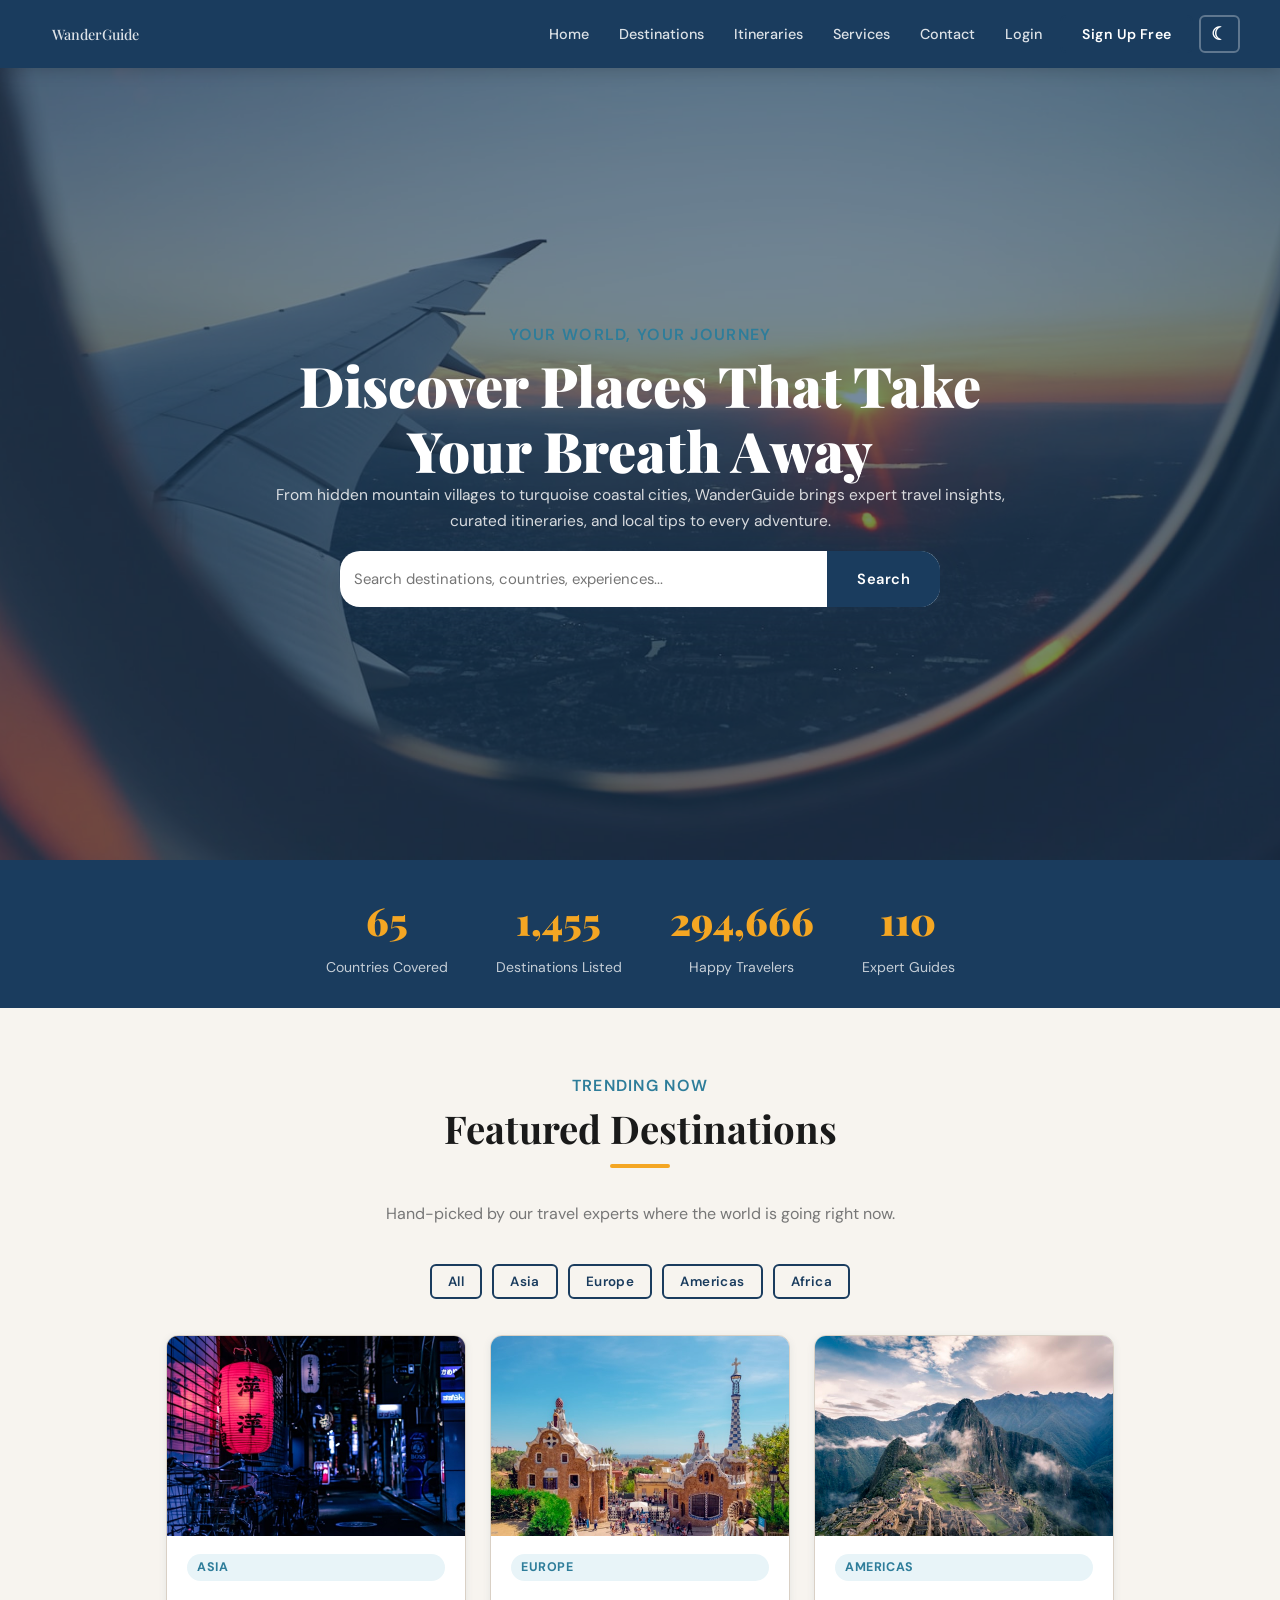
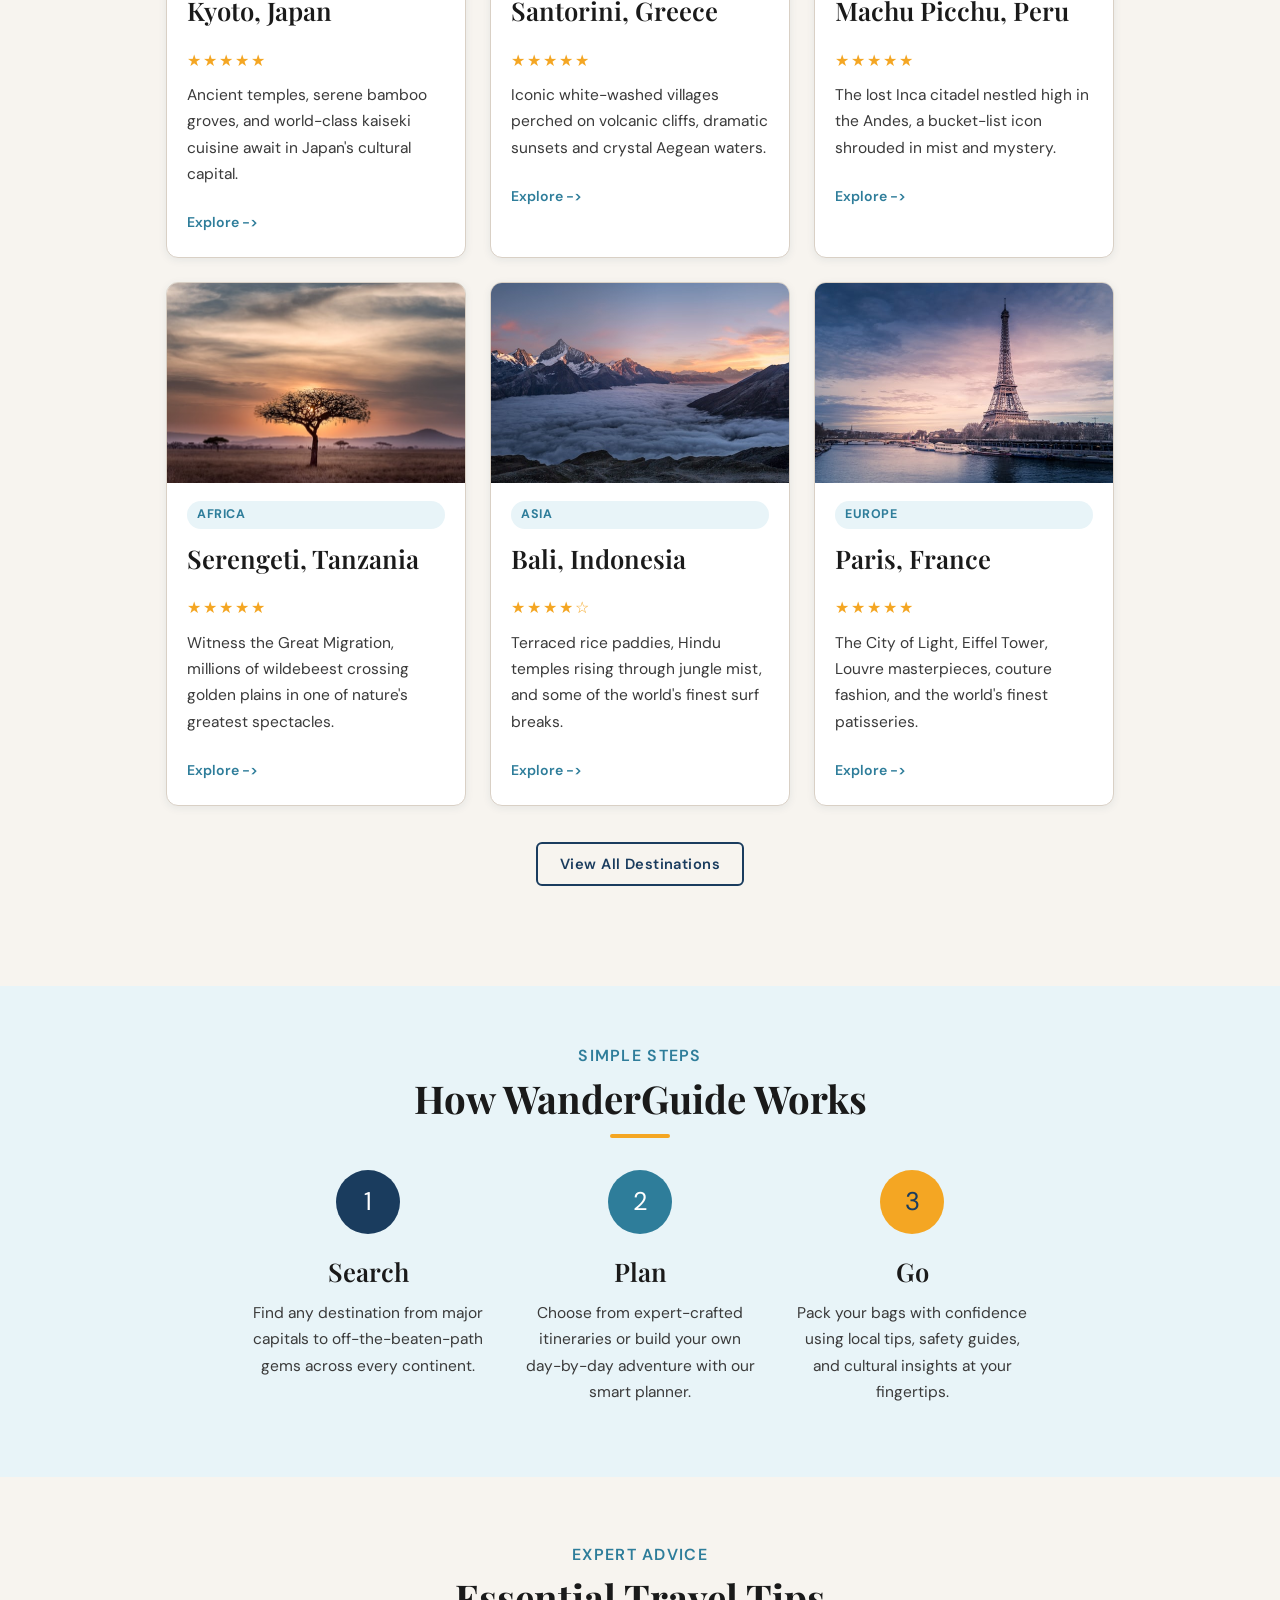
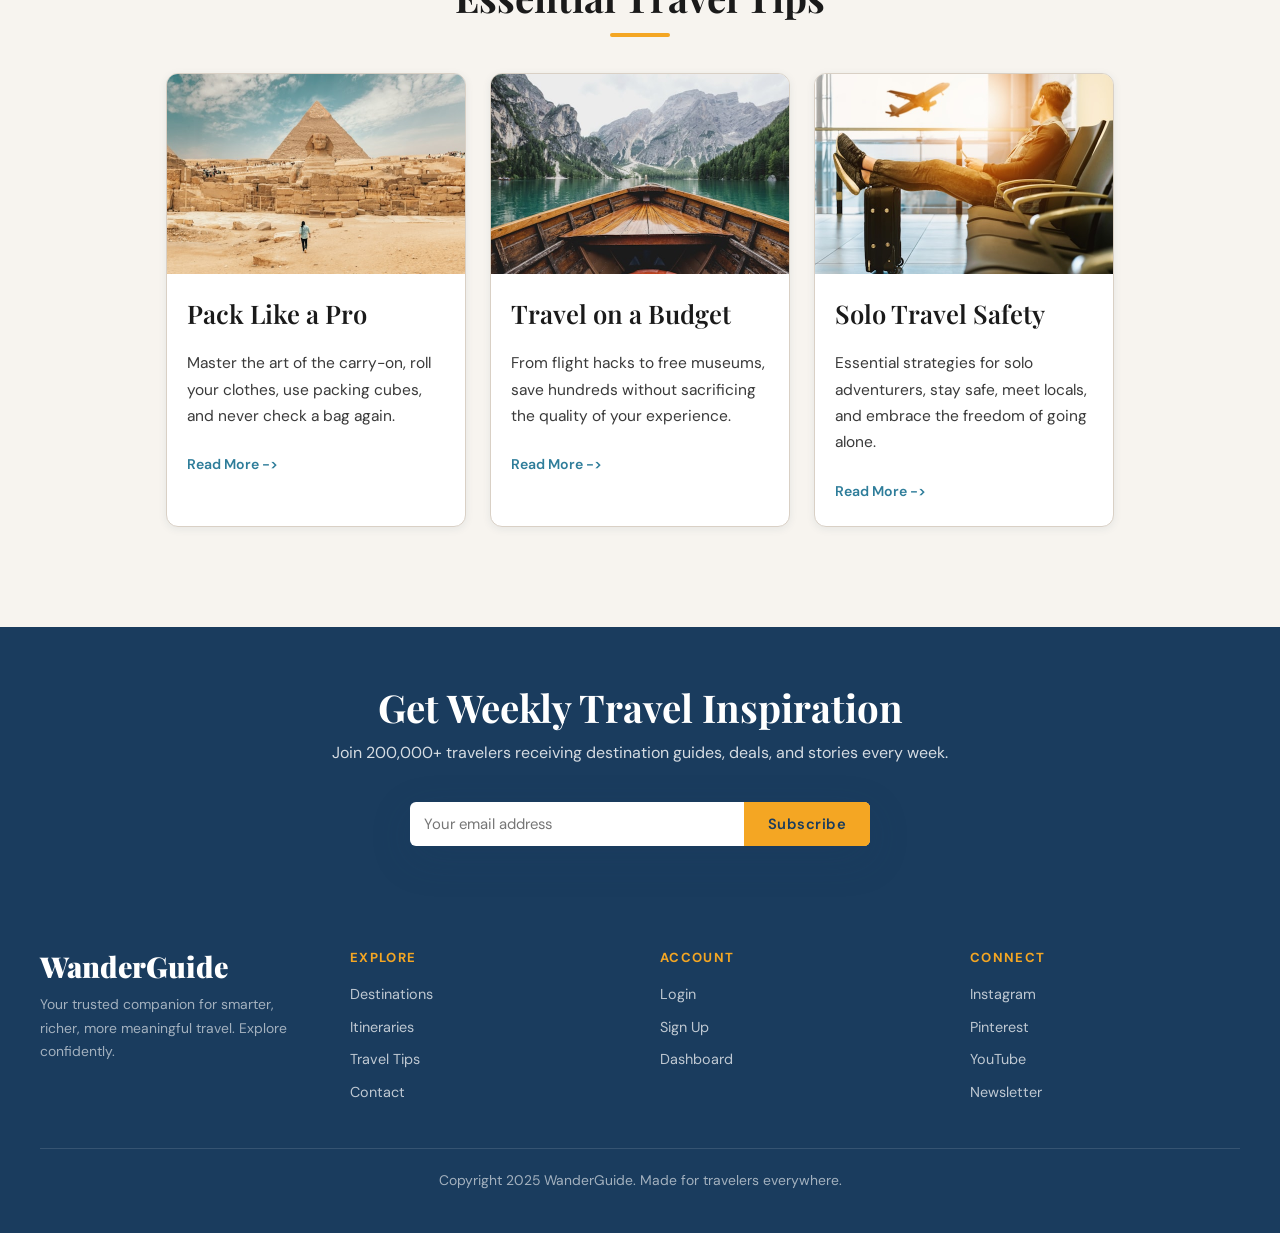
<file: TravelGuide/index.html>
<!DOCTYPE html>
<html lang="en">
<head>
  <meta charset="UTF-8">
  <meta name="viewport" content="width=device-width, initial-scale=1.0">
  <title>WanderGuide - Explore the World</title>
  <link rel="stylesheet" href="cssFile/globalStyles.css">
</head>
<body class="page">
  <nav>
    <a href="index.html">WanderGuide</a>
    <button class="menu-toggle" id="menuToggle" aria-label="Toggle menu" aria-expanded="false">
      <span></span><span></span><span></span>
    </button>
    <ul id="navMenu">
      <li><a href="index.html">Home</a></li>
      <li class="dropdown">
        <a href="pages/destinations.html">Destinations</a>
        <ul class="dropdown-menu">
          <li><a href="pages/destinations.html?region=asia">Asia</a></li>
          <li><a href="pages/destinations.html?region=europe">Europe</a></li>
          <li><a href="pages/destinations.html?region=americas">Americas</a></li>
          <li><a href="pages/destinations.html?region=africa">Africa</a></li>
        </ul>
      </li>
      <li><a href="pages/itineraries.html">Itineraries</a></li>
      <li><a href="pages/services.html">Services</a></li>
      <li><a href="pages/contact.html">Contact</a></li>
      <li><a href="pages/login.html">Login</a></li>
      

      <li><button onclick="location.href='pages/signup.html'">Sign Up Free</button></li>
      <li><button class="theme-toggle" id="themeToggle" onclick="toggleTheme()">Moon</button></li>
    </ul>
  </nav>

  <section class="hero">
    <img class="hero-bg" src="sources/hero-world.jpg" alt="World travel hero">
    <div class="hero-content">
      <h4>Your World, Your Journey</h4>
      <h1>Discover Places That Take Your Breath Away</h1>
      <p>From hidden mountain villages to turquoise coastal cities, WanderGuide brings expert travel insights, curated itineraries, and local tips to every adventure.</p>
      <form id="heroSearch" class="search-bar">
        <input id="searchInput" type="text" placeholder="Search destinations, countries, experiences..." autocomplete="off">
        <button type="submit">Search</button>
      </form>
    </div>
  </section>

  <section class="stats-strip">
    <div class="stats-grid">
      <div class="stat-item">
        <strong data-counter="190">0</strong>
        <span>Countries Covered</span>
      </div>
      <div class="stat-item">
        <strong data-counter="4200">0</strong>
        <span>Destinations Listed</span>
      </div>
      <div class="stat-item">
        <strong data-counter="850000">0</strong>
        <span>Happy Travelers</span>
      </div>
      <div class="stat-item">
        <strong data-counter="320">0</strong>
        <span>Expert Guides</span>
      </div>
    </div>
  </section>

  <section class="section">
    <h4 class="section-title">Trending Now</h4>
    <h2 class="section-title">Featured Destinations</h2>
    <div class="divider"></div>
    <p class="section-subtitle">Hand-picked by our travel experts where the world is going right now.</p>

    <div class="filter-row">
      <button class="filter-btn" data-filter="all" onclick="filterDestinations('all')">All</button>
      <button class="filter-btn" data-filter="asia" onclick="filterDestinations('asia')">Asia</button>
      <button class="filter-btn" data-filter="europe" onclick="filterDestinations('europe')">Europe</button>
      <button class="filter-btn" data-filter="americas" onclick="filterDestinations('americas')">Americas</button>
      <button class="filter-btn" data-filter="africa" onclick="filterDestinations('africa')">Africa</button>
    </div>

    <div class="card-container">
      <div class="card reveal" data-category="asia">
        <img src="sources/dest-kyoto.jpg" alt="Kyoto, Japan">
        <div class="card-body">
          <span class="tag">Asia</span>
          <h3>Kyoto, Japan</h3>
          <div class="stars">★★★★★</div>
          <p>Ancient temples, serene bamboo groves, and world-class kaiseki cuisine await in Japan's cultural capital.</p>
          <a href="pages/destinations.html">Explore -></a>
        </div>
      </div>

      <div class="card reveal" data-category="europe">
        <img src="sources/dest-santorini.jpg" alt="Santorini, Greece">
        <div class="card-body">
          <span class="tag">Europe</span>
          <h3>Santorini, Greece</h3>
          <div class="stars">★★★★★</div>
          <p>Iconic white-washed villages perched on volcanic cliffs, dramatic sunsets and crystal Aegean waters.</p>
          <a href="pages/destinations.html">Explore -></a>
        </div>
      </div>

      <div class="card reveal" data-category="americas">
        <img src="sources/dest-machu-picchu.jpg" alt="Machu Picchu, Peru">
        <div class="card-body">
          <span class="tag">Americas</span>
          <h3>Machu Picchu, Peru</h3>
          <div class="stars">★★★★★</div>
          <p>The lost Inca citadel nestled high in the Andes, a bucket-list icon shrouded in mist and mystery.</p>
          <a href="pages/destinations.html">Explore -></a>
        </div>
      </div>

      <div class="card reveal" data-category="africa">
        <img src="sources/dest-serengeti.jpg" alt="Serengeti, Tanzania">
        <div class="card-body">
          <span class="tag">Africa</span>
          <h3>Serengeti, Tanzania</h3>
          <div class="stars">★★★★★</div>
          <p>Witness the Great Migration, millions of wildebeest crossing golden plains in one of nature's greatest spectacles.</p>
          <a href="pages/destinations.html">Explore -></a>
        </div>
      </div>

      <div class="card reveal" data-category="asia">
        <img src="sources/dest-bali.jpg" alt="Bali, Indonesia">
        <div class="card-body">
          <span class="tag">Asia</span>
          <h3>Bali, Indonesia</h3>
          <div class="stars">★★★★☆</div>
          <p>Terraced rice paddies, Hindu temples rising through jungle mist, and some of the world's finest surf breaks.</p>
          <a href="pages/destinations.html">Explore -></a>
        </div>
      </div>

      <div class="card reveal" data-category="europe">
        <img src="sources/dest-paris.jpg" alt="Paris, France">
        <div class="card-body">
          <span class="tag">Europe</span>
          <h3>Paris, France</h3>
          <div class="stars">★★★★★</div>
          <p>The City of Light, Eiffel Tower, Louvre masterpieces, couture fashion, and the world's finest patisseries.</p>
          <a href="pages/destinations.html">Explore -></a>
        </div>
      </div>
    </div>

    <div class="section-subtitle">
      <button class="btn-outline" onclick="location.href='pages/destinations.html'">View All Destinations</button>
    </div>
  </section>

  <section class="band-soft">
    <div class="wide-wrap">
      <h4 class="section-title">Simple Steps</h4>
      <h2 class="section-title">How WanderGuide Works</h2>
      <div class="divider"></div>
      <div class="feature-grid">
        <div class="feature-item reveal">
          <div class="feature-icon">1</div>
          <h3>Search</h3>
          <p>Find any destination from major capitals to off-the-beaten-path gems across every continent.</p>
        </div>
        <div class="feature-item reveal">
          <div class="feature-icon">2</div>
          <h3>Plan</h3>
          <p>Choose from expert-crafted itineraries or build your own day-by-day adventure with our smart planner.</p>
        </div>
        <div class="feature-item reveal">
          <div class="feature-icon">3</div>
          <h3>Go</h3>
          <p>Pack your bags with confidence using local tips, safety guides, and cultural insights at your fingertips.</p>
        </div>
      </div>
    </div>
  </section>

  <section class="section">
    <h4 class="section-title">Expert Advice</h4>
    <h2 class="section-title">Essential Travel Tips</h2>
    <div class="divider"></div>
    <div class="card-container">
      <div class="card reveal">
        <img src="sources/tips-packing.jpg" alt="Packing tips">
        <div class="card-body">
          <h3>Pack Like a Pro</h3>
          <p>Master the art of the carry-on, roll your clothes, use packing cubes, and never check a bag again.</p>
          <a href="pages/services.html">Read More -></a>
        </div>
      </div>
      <div class="card reveal">
        <img src="sources/tips-budget.jpg" alt="Budget travel">
        <div class="card-body">
          <h3>Travel on a Budget</h3>
          <p>From flight hacks to free museums, save hundreds without sacrificing the quality of your experience.</p>
          <a href="pages/services.html">Read More -></a>
        </div>
      </div>
      <div class="card reveal">
        <img src="sources/tips-solo.jpg" alt="Solo travel">
        <div class="card-body">
          <h3>Solo Travel Safety</h3>
          <p>Essential strategies for solo adventurers, stay safe, meet locals, and embrace the freedom of going alone.</p>
          <a href="pages/services.html">Read More -></a>
        </div>
      </div>
    </div>
  </section>

  <section class="band-dark">
    <h2 class="section-title">Get Weekly Travel Inspiration</h2>
    <p class="section-subtitle">Join 200,000+ travelers receiving destination guides, deals, and stories every week.</p>
    <form class="subscribe-form" onsubmit="event.preventDefault();showToast('Subscribed!');">
      <input type="email" placeholder="Your email address">
      <button type="submit" class="btn-accent">Subscribe</button>
    </form>
  </section>

  <footer>
    <div class="footer-container">
      <div>
        <h1>WanderGuide</h1>
        <p>Your trusted companion for smarter, richer, more meaningful travel. Explore confidently.</p>
      </div>
      <div>
        <h2>Explore</h2>
        <a href="pages/destinations.html">Destinations</a>
        <a href="pages/itineraries.html">Itineraries</a>
        <a href="pages/services.html">Travel Tips</a>
        <a href="pages/contact.html">Contact</a>
      </div>
      <div>
        <h2>Account</h2>
        <a href="pages/login.html">Login</a>
        <a href="pages/signup.html">Sign Up</a>
        <a href="pages/dashboard.html">Dashboard</a>
      </div>
      <div>
        <h2>Connect</h2>
        <a href="#">Instagram</a>
        <a href="#">Pinterest</a>
        <a href="#">YouTube</a>
        <a href="#">Newsletter</a>
      </div>
    </div>
    <p class="footer-base">Copyright 2025 WanderGuide. Made for travelers everywhere.</p>
  </footer>

  <script src="jsFile/jsFunctions.js"></script>
</body>
</html>
</file>
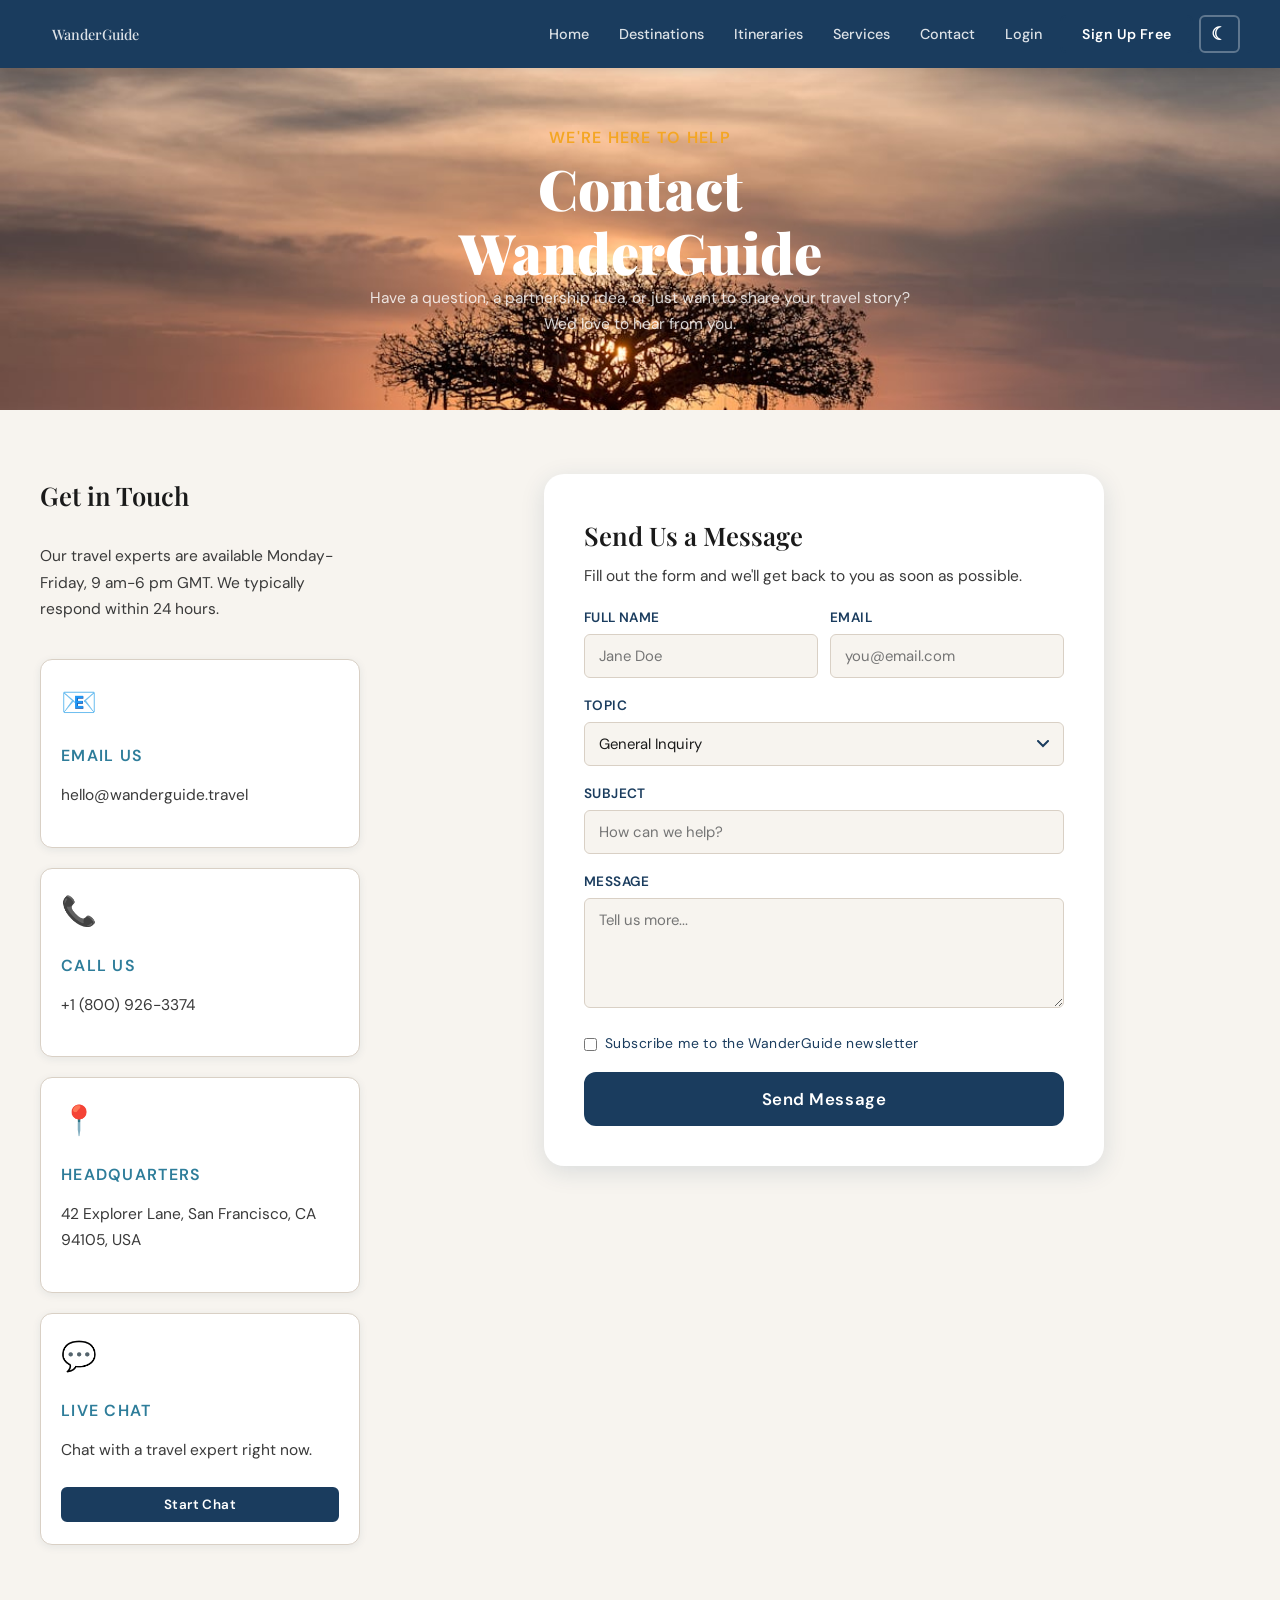
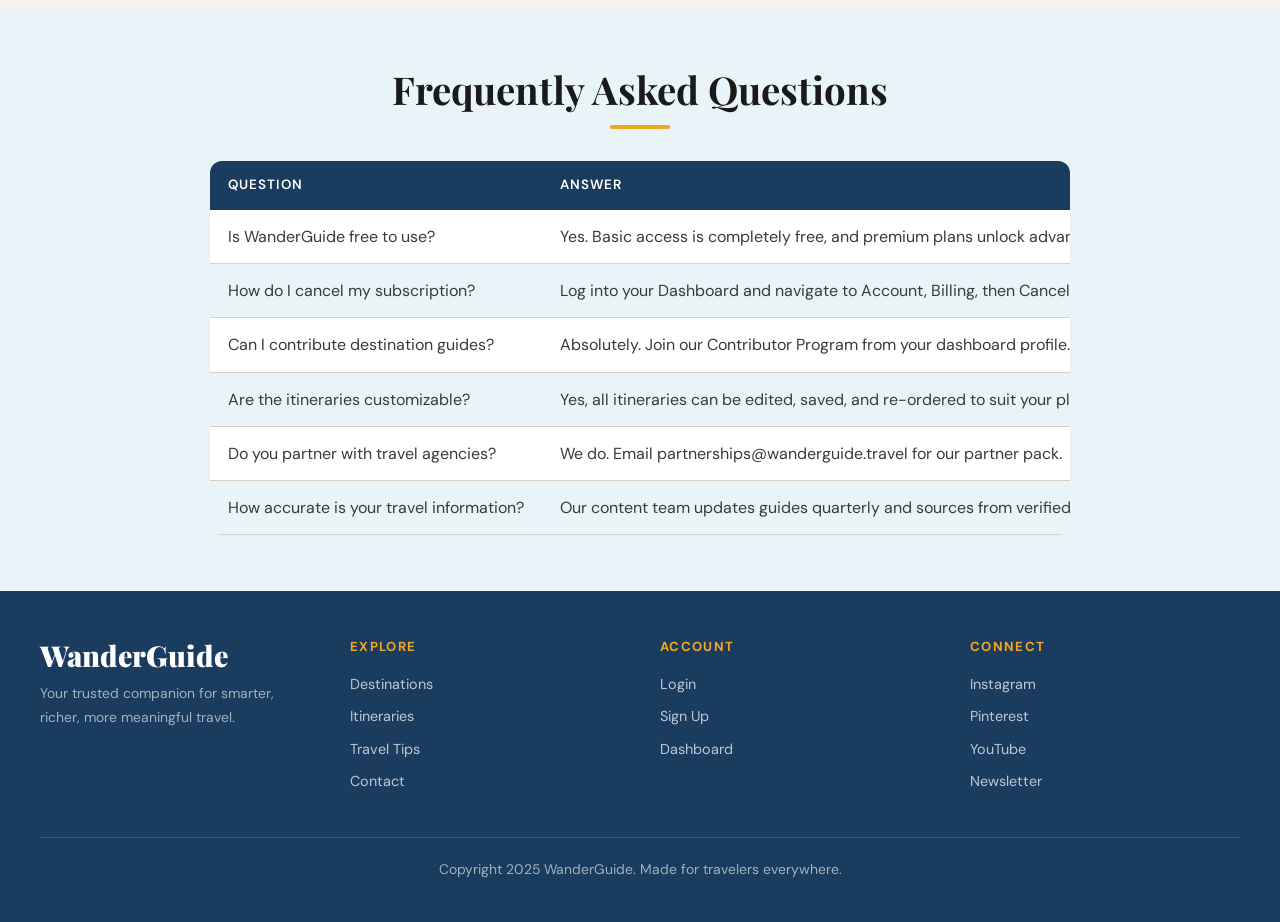
<file: TravelGuide/pages/contact.html>
<!DOCTYPE html>
<html lang="en">
<head>
  <meta charset="UTF-8">
  <meta name="viewport" content="width=device-width, initial-scale=1.0">
  <title>Contact Us - WanderGuide</title>
  <link rel="stylesheet" href="../cssFile/globalStyles.css">
</head>
<body class="page">
  <nav>
    <a href="../index.html">WanderGuide</a>
    <button class="menu-toggle" id="menuToggle" aria-expanded="false">
      <span></span><span></span><span></span>
    </button>
    <ul id="navMenu">
      <li><a href="../index.html">Home</a></li>
      <li><a href="destinations.html">Destinations</a></li>
      <li><a href="itineraries.html">Itineraries</a></li>
      <li><a href="services.html">Services</a></li>
      <li><a href="contact.html">Contact</a></li>
      <li><a href="login.html">Login</a></li>
      <li><button onclick="location.href='signup.html'">Sign Up Free</button></li>
      <li><button class="theme-toggle" id="themeToggle" onclick="toggleTheme()">&#9789;</button></li>
    </ul>
  </nav>

  <section class="page-hero">
    <img src="../sources/hero-contact.jpg" alt="Contact support">
    <div class="hero-copy">
      <h4>We're Here to Help</h4>
      <h1>Contact WanderGuide</h1>
      <p>Have a question, a partnership idea, or just want to share your travel story? We'd love to hear from you.</p>
    </div>
  </section>

  <section class="section">
    <div class="contact-grid">
      <div class="contact-side">
        <h3>Get in Touch</h3>
        <p>Our travel experts are available Monday-Friday, 9 am-6 pm GMT. We typically respond within 24 hours.</p>

        <div class="contact-card">
          <div class="card-body">
            <div class="contact-mark">&#128231;</div>
            <h4>Email Us</h4>
            <p>hello@wanderguide.travel</p>
          </div>
        </div>

        <div class="contact-card">
          <div class="card-body">
            <div class="contact-mark">&#128222;</div>
            <h4>Call Us</h4>
            <p>+1 (800) 926-3374</p>
          </div>
        </div>

        <div class="contact-card">
          <div class="card-body">
            <div class="contact-mark">&#128205;</div>
            <h4>Headquarters</h4>
            <p>42 Explorer Lane, San Francisco, CA 94105, USA</p>
          </div>
        </div>

        <div class="contact-card">
          <div class="card-body">
            <div class="contact-mark">&#128172;</div>
            <h4>Live Chat</h4>
            <p>Chat with a travel expert right now.</p>
            <button class="btn-sm" onclick="showToast('Live chat opening...')">Start Chat</button>
          </div>
        </div>
      </div>

      <div class="form-container message-form">
        <h3>Send Us a Message</h3>
        <p>Fill out the form and we'll get back to you as soon as possible.</p>
        <form id="contactForm">
          <div class="inline-fields">
            <div>
              <label for="contactName">Full Name</label>
              <input id="contactName" type="text" placeholder="Jane Doe" required>
              <span class="field-error">Required</span>
            </div>
            <div>
              <label for="contactEmail">Email</label>
              <input id="contactEmail" type="email" placeholder="you@email.com" required>
              <span class="field-error">Required</span>
            </div>
          </div>
          <div>
            <label for="contactTopic">Topic</label>
            <div class="select-container">
              <select id="contactTopic">
                <option>General Inquiry</option>
                <option>Trip Planning Help</option>
                <option>Partnership / Press</option>
                <option>Report an Issue</option>
                <option>Feature Suggestion</option>
                <option>Other</option>
              </select>
            </div>
          </div>
          <div>
            <label for="contactSubject">Subject</label>
            <input id="contactSubject" type="text" placeholder="How can we help?" required>
            <span class="field-error">Required</span>
          </div>
          <div>
            <label for="contactMessage">Message</label>
            <textarea id="contactMessage" placeholder="Tell us more..." required></textarea>
            <span class="field-error">Required</span>
          </div>
          <div>
            <label class="checkbox-row compact">
              <input type="checkbox">
              Subscribe me to the WanderGuide newsletter
            </label>
          </div>
          <button type="submit" class="btn-lg full-button">Send Message</button>
        </form>
      </div>
    </div>
  </section>

  <section class="band-soft">
    <div class="faq-wrap">
      <h2 class="section-title">Frequently Asked Questions</h2>
      <div class="divider"></div>
      <div class="table-container" style="max-width:860px;margin:0 auto;">
        <table style="min-width:400px;max-width:860px;">
          <thead>
            <tr>
              <th>Question</th>
              <th>Answer</th>
            </tr>
          </thead>
          <tbody>
            <tr><td>Is WanderGuide free to use?</td><td>Yes. Basic access is completely free, and premium plans unlock advanced features.</td></tr>
            <tr><td>How do I cancel my subscription?</td><td>Log into your Dashboard and navigate to Account, Billing, then Cancel Plan.</td></tr>
            <tr><td>Can I contribute destination guides?</td><td>Absolutely. Join our Contributor Program from your dashboard profile.</td></tr>
            <tr><td>Are the itineraries customizable?</td><td>Yes, all itineraries can be edited, saved, and re-ordered to suit your plans.</td></tr>
            <tr><td>Do you partner with travel agencies?</td><td>We do. Email partnerships@wanderguide.travel for our partner pack.</td></tr>
            <tr><td>How accurate is your travel information?</td><td>Our content team updates guides quarterly and sources from verified locals.</td></tr>
          </tbody>
        </table>
      </div>
    </div>
  </section>

  <footer>
    <div class="footer-container">
      <div>
        <h1>WanderGuide</h1>
        <p>Your trusted companion for smarter, richer, more meaningful travel.</p>
      </div>
      <div>
        <h2>Explore</h2>
        <a href="destinations.html">Destinations</a>
        <a href="itineraries.html">Itineraries</a>
        <a href="services.html">Travel Tips</a>
        <a href="contact.html">Contact</a>
      </div>
      <div>
        <h2>Account</h2>
        <a href="login.html">Login</a>
        <a href="signup.html">Sign Up</a>
        <a href="dashboard.html">Dashboard</a>
      </div>
      <div>
        <h2>Connect</h2>
        <a href="#">Instagram</a>
        <a href="#">Pinterest</a>
        <a href="#">YouTube</a>
        <a href="#">Newsletter</a>
      </div>
    </div>
    <p class="footer-base">Copyright 2025 WanderGuide. Made for travelers everywhere.</p>
  </footer>

  <script src="../jsFile/jsFunctions.js"></script>
</body>
</html>
</file>
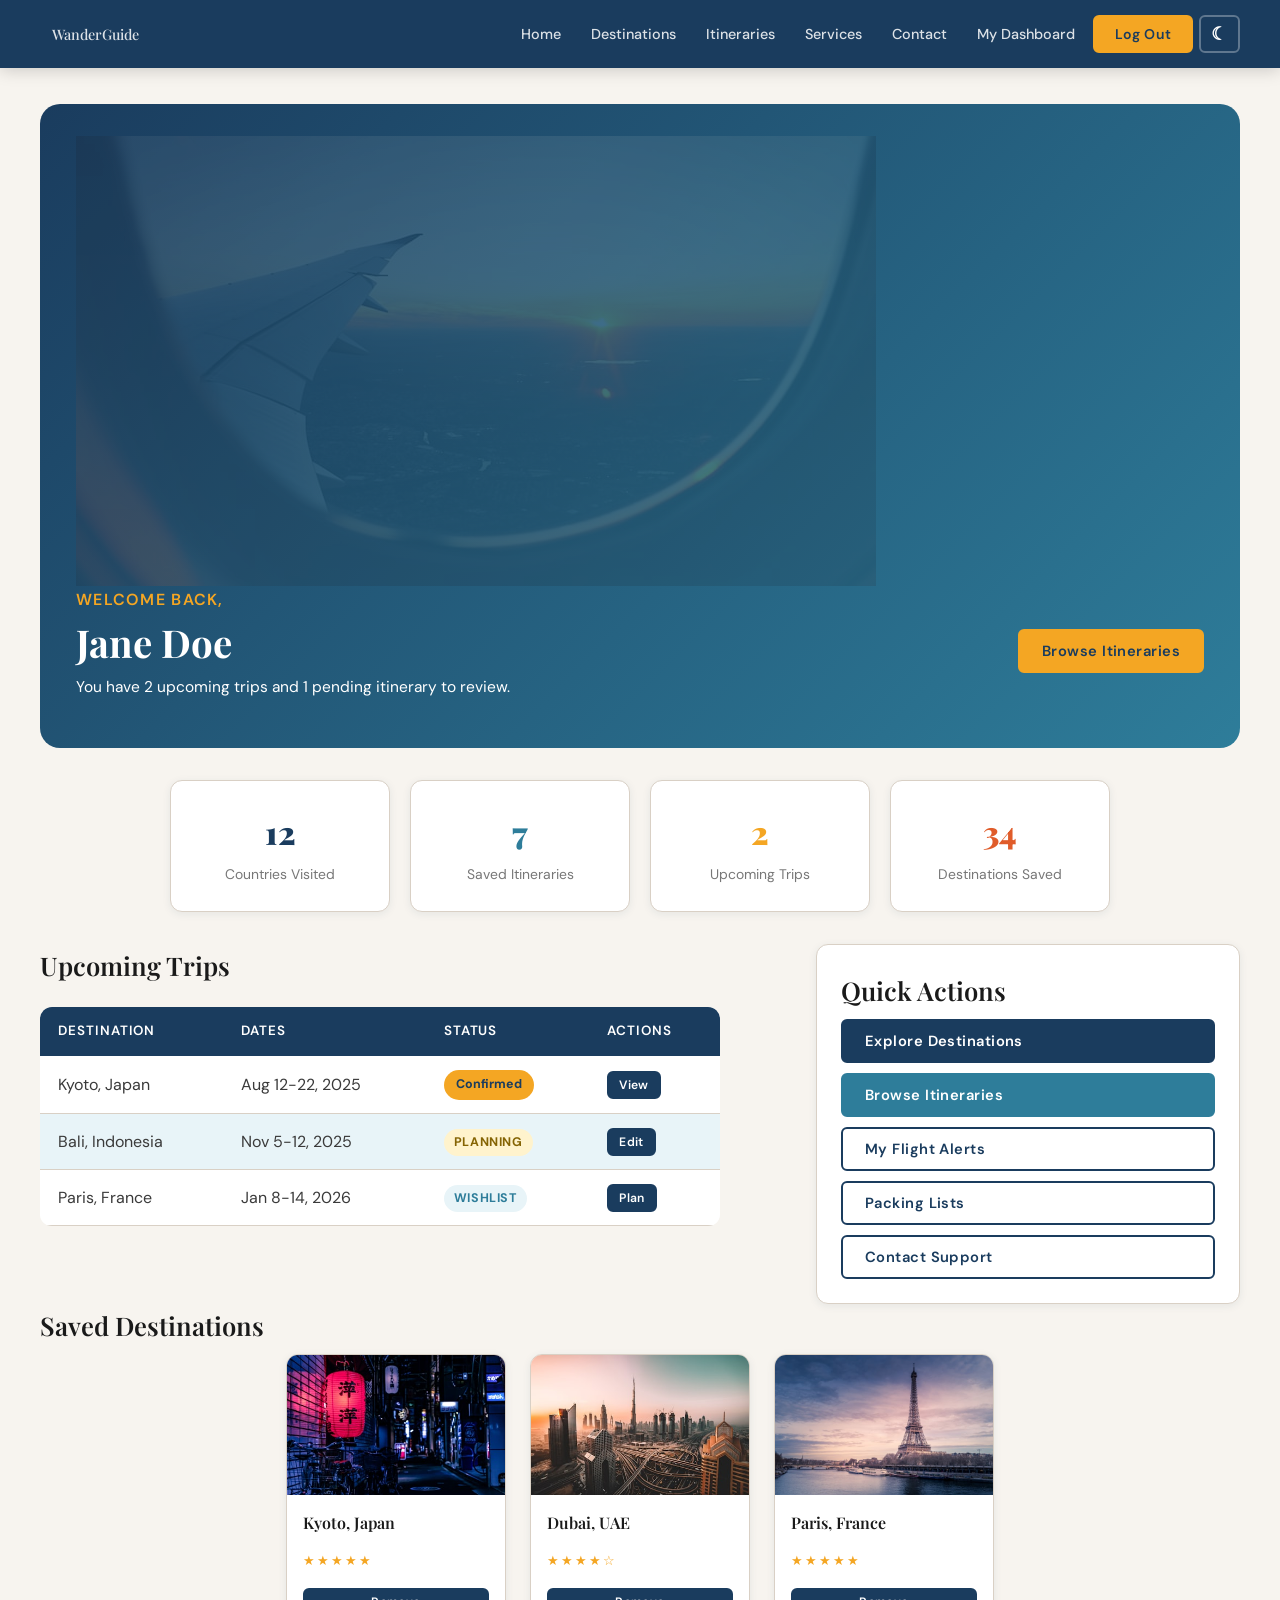
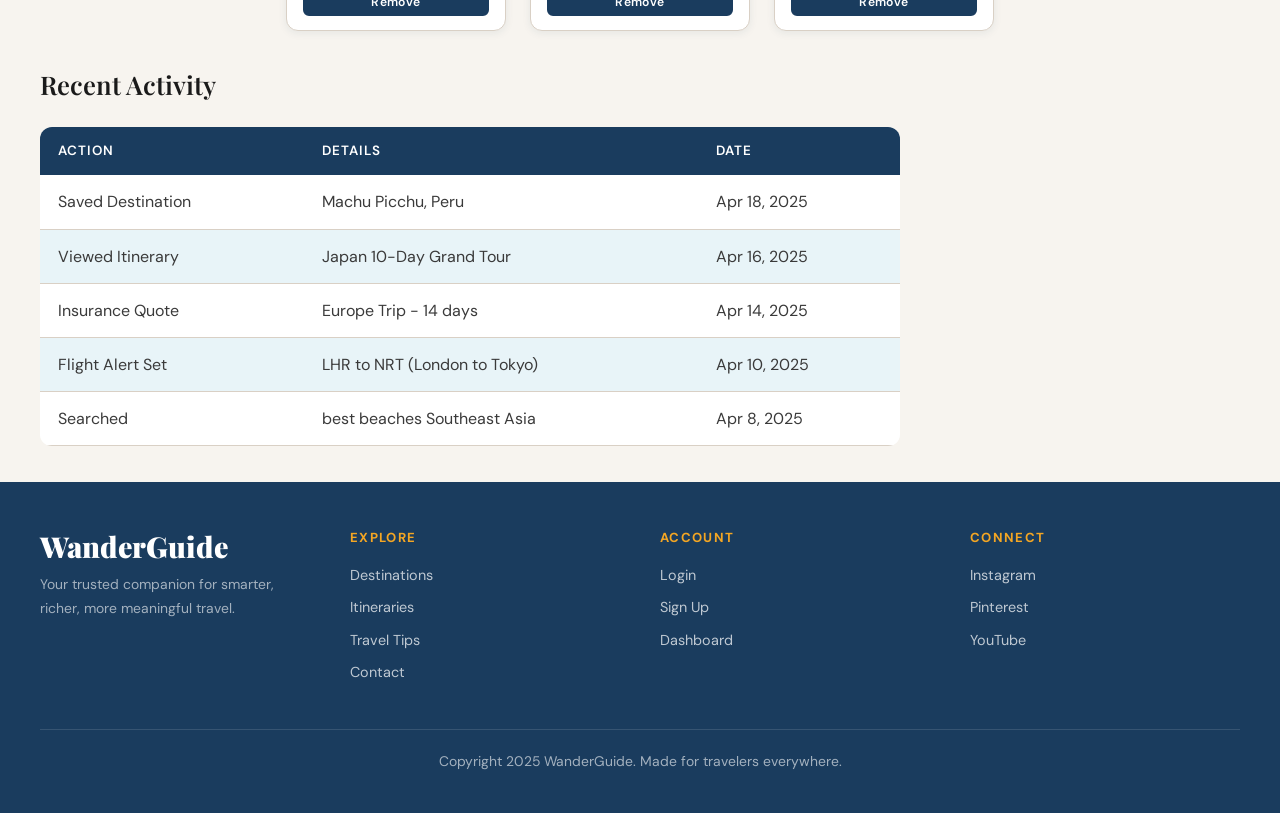
<file: TravelGuide/pages/dashboard.html>
<!DOCTYPE html>
<html lang="en">
<head>
  <meta charset="UTF-8">
  <meta name="viewport" content="width=device-width, initial-scale=1.0">
  <title>Dashboard - WanderGuide</title>
  <link rel="stylesheet" href="../cssFile/globalStyles.css">
</head>
<body class="page">
  <nav>
    <a href="../index.html">WanderGuide</a>
    <button class="menu-toggle" id="menuToggle" aria-expanded="false">
      <span></span><span></span><span></span>
    </button>
    <ul id="navMenu">
      <li><a href="../index.html">Home</a></li>
      <li><a href="destinations.html">Destinations</a></li>
      <li><a href="itineraries.html">Itineraries</a></li>
      <li><a href="services.html">Services</a></li>
      <li><a href="contact.html">Contact</a></li>
      <li><a href="dashboard.html">My Dashboard</a></li>
      <li><button class="btn-accent" onclick="location.href='login.html'">Log Out</button></li>
      <li><button class="theme-toggle" id="themeToggle" onclick="toggleTheme()">Moon</button></li>
    </ul>
  </nav>

  <main class="dashboard-main">
    <div class="welcome-banner">
      <img src="../sources/banner-dashboard.jpg" alt="Travel planning">
      <div class="split-line">
        <div>
          <h4>Welcome back,</h4>
          <h2>Jane Doe</h2>
          <p>You have 2 upcoming trips and 1 pending itinerary to review.</p>
        </div>
        <button class="btn-accent" onclick="location.href='itineraries.html'">Browse Itineraries</button>
      </div>
    </div>

    <div class="stat-grid">
      <div class="stat-box"><strong>12</strong><span>Countries Visited</span></div>
      <div class="stat-box"><strong>7</strong><span>Saved Itineraries</span></div>
      <div class="stat-box"><strong>2</strong><span>Upcoming Trips</span></div>
      <div class="stat-box"><strong>34</strong><span>Destinations Saved</span></div>
    </div>

    <div class="dashboard-grid">
      <div class="trip-panel">
        <h3>Upcoming Trips</h3>
        <div class="table-container" style="max-width:680px;">
          <table style="min-width:340px;max-width:680px;">
            <thead>
              <tr>
                <th>Destination</th>
                <th>Dates</th>
                <th>Status</th>
                <th>Actions</th>
              </tr>
            </thead>
            <tbody>
              <tr>
                <td>Kyoto, Japan</td>
                <td>Aug 12-22, 2025</td>
                <td><span class="badge">Confirmed</span></td>
                <td><button class="btn-tiny" onclick="showToast('Opening Kyoto itinerary...')">View</button></td>
              </tr>
              <tr>
                <td>Bali, Indonesia</td>
                <td>Nov 5-12, 2025</td>
                <td><span class="tag tag-warm">Planning</span></td>
                <td><button class="btn-tiny" onclick="showToast('Opening Bali planner...')">Edit</button></td>
              </tr>
              <tr>
                <td>Paris, France</td>
                <td>Jan 8-14, 2026</td>
                <td><span class="tag">Wishlist</span></td>
                <td><button class="btn-tiny" onclick="showToast('Moving Paris to planning...')">Plan</button></td>
              </tr>
            </tbody>
          </table>
        </div>
      </div>

      <div class="quick-panel">
        <h3>Quick Actions</h3>
        <div class="quick-actions">
          <button onclick="location.href='destinations.html'">Explore Destinations</button>
          <button class="alt-button" onclick="location.href='itineraries.html'">Browse Itineraries</button>
          <button class="btn-outline" onclick="showToast('Flight alerts dashboard coming soon!')">My Flight Alerts</button>
          <button class="btn-outline" onclick="showToast('Opening packing lists...')">Packing Lists</button>
          <button class="btn-outline" onclick="location.href='contact.html'">Contact Support</button>
        </div>
      </div>
    </div>

    <h3>Saved Destinations</h3>
    <div class="card-container saved-grid">
      <div class="card saved-card">
        <img src="../sources/saved-kyoto.jpg" alt="Kyoto">
        <div class="card-body">
          <h3>Kyoto, Japan</h3>
          <div class="stars">★★★★★</div>
          <button class="btn-tiny" onclick="showToast('Removed from saved!')">Remove</button>
        </div>
      </div>
      <div class="card saved-card">
        <img src="../sources/saved-dubai.jpg" alt="Dubai">
        <div class="card-body">
          <h3>Dubai, UAE</h3>
          <div class="stars">★★★★☆</div>
          <button class="btn-tiny" onclick="showToast('Removed from saved!')">Remove</button>
        </div>
      </div>
      <div class="card saved-card">
        <img src="../sources/saved-paris.jpg" alt="Paris">
        <div class="card-body">
          <h3>Paris, France</h3>
          <div class="stars">★★★★★</div>
          <button class="btn-tiny" onclick="showToast('Removed from saved!')">Remove</button>
        </div>
      </div>
    </div>

    <h3>Recent Activity</h3>
    <div class="table-container" style="max-width:860px;">
      <table style="min-width:360px;max-width:860px;">
        <thead>
          <tr>
            <th>Action</th>
            <th>Details</th>
            <th>Date</th>
          </tr>
        </thead>
        <tbody>
          <tr><td>Saved Destination</td><td>Machu Picchu, Peru</td><td>Apr 18, 2025</td></tr>
          <tr><td>Viewed Itinerary</td><td>Japan 10-Day Grand Tour</td><td>Apr 16, 2025</td></tr>
          <tr><td>Insurance Quote</td><td>Europe Trip - 14 days</td><td>Apr 14, 2025</td></tr>
          <tr><td>Flight Alert Set</td><td>LHR to NRT (London to Tokyo)</td><td>Apr 10, 2025</td></tr>
          <tr><td>Searched</td><td>best beaches Southeast Asia</td><td>Apr 8, 2025</td></tr>
        </tbody>
      </table>
    </div>
  </main>

  <footer>
    <div class="footer-container">
      <div>
        <h1>WanderGuide</h1>
        <p>Your trusted companion for smarter, richer, more meaningful travel.</p>
      </div>
      <div>
        <h2>Explore</h2>
        <a href="destinations.html">Destinations</a>
        <a href="itineraries.html">Itineraries</a>
        <a href="services.html">Travel Tips</a>
        <a href="contact.html">Contact</a>
      </div>
      <div>
        <h2>Account</h2>
        <a href="login.html">Login</a>
        <a href="signup.html">Sign Up</a>
        <a href="dashboard.html">Dashboard</a>
      </div>
      <div>
        <h2>Connect</h2>
        <a href="#">Instagram</a>
        <a href="#">Pinterest</a>
        <a href="#">YouTube</a>
      </div>
    </div>
    <p class="footer-base">Copyright 2025 WanderGuide. Made for travelers everywhere.</p>
  </footer>

  <script src="../jsFile/jsFunctions.js"></script>
</body>
</html>
</file>
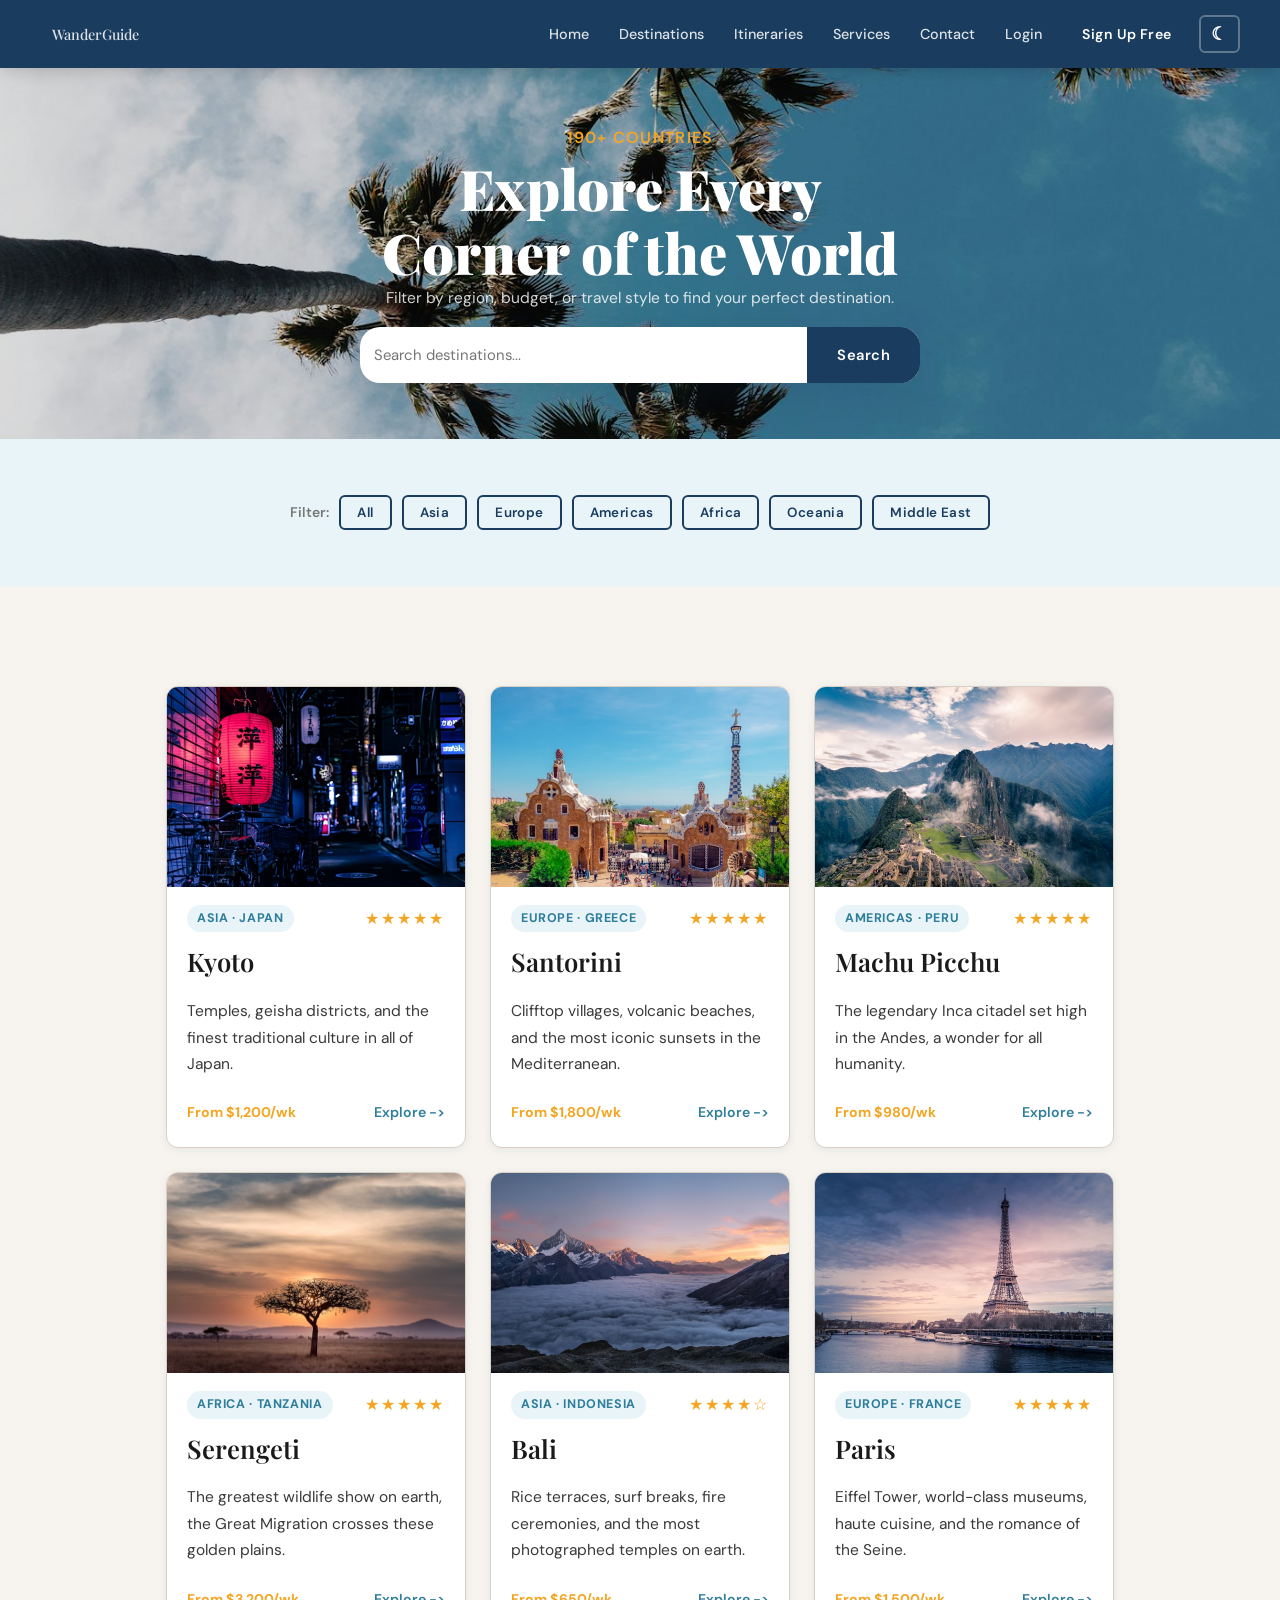
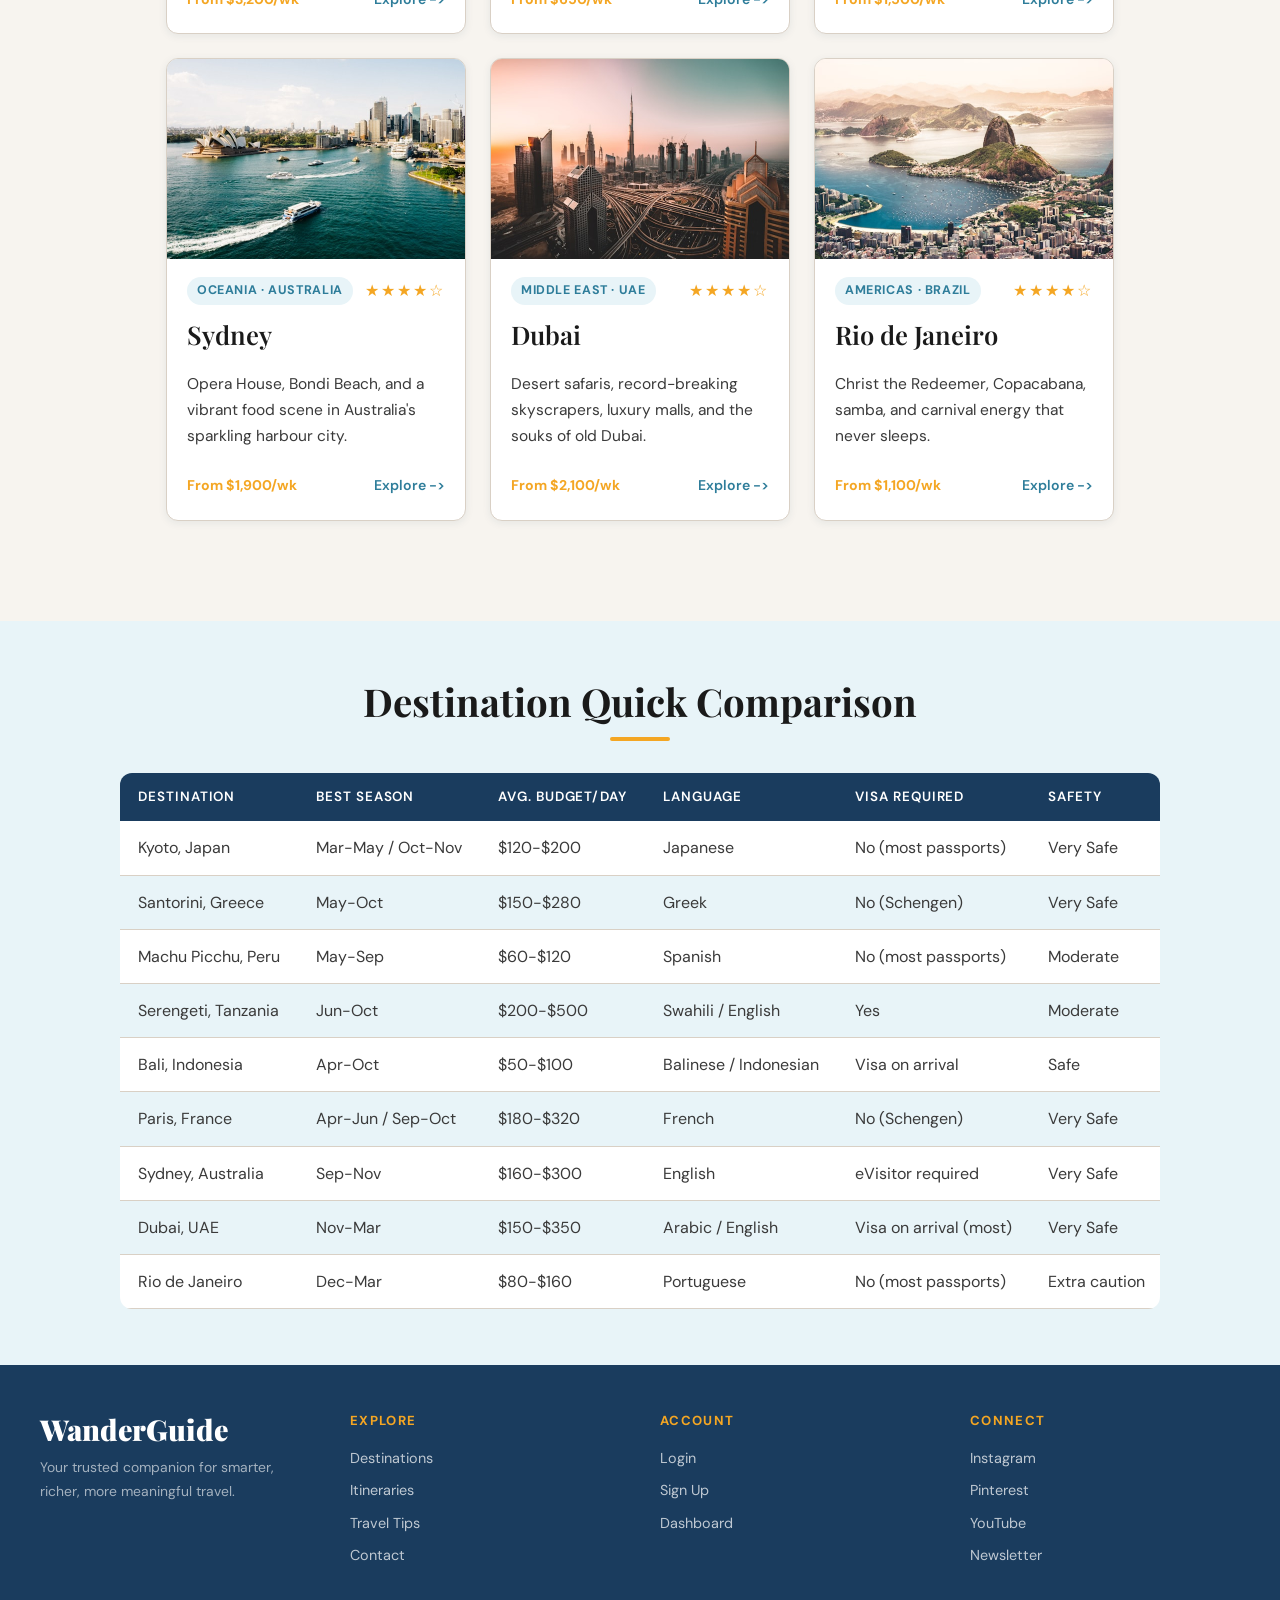
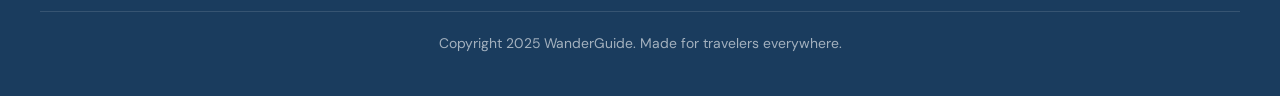
<file: TravelGuide/pages/destinations.html>
<!DOCTYPE html>
<html lang="en">
<head>
  <meta charset="UTF-8">
  <meta name="viewport" content="width=device-width, initial-scale=1.0">
  <title>Destinations - WanderGuide</title>
  <link rel="stylesheet" href="../cssFile/globalStyles.css">
</head>
<body class="page">
  <nav>
    <a href="../index.html">WanderGuide</a>
    <button class="menu-toggle" id="menuToggle" aria-expanded="false">
      <span></span><span></span><span></span>
    </button>
    <ul id="navMenu">
      <li><a href="../index.html">Home</a></li>
      <li><a href="destinations.html">Destinations</a></li>
      <li><a href="itineraries.html">Itineraries</a></li>
      <li><a href="services.html">Services</a></li>
      <li><a href="contact.html">Contact</a></li>
      <li><a href="login.html">Login</a></li>
      <li><button onclick="location.href='signup.html'">Sign Up Free</button></li>
      <li><button class="theme-toggle" id="themeToggle" onclick="toggleTheme()">Moon</button></li>
    </ul>
  </nav>

  <section class="page-hero">
    <img src="../sources/hero-destinations.jpg" alt="Travel destinations">
    <div class="hero-copy">
      <h4>190+ Countries</h4>
      <h1>Explore Every Corner of the World</h1>
      <p>Filter by region, budget, or travel style to find your perfect destination.</p>
      <div class="search-bar">
        <input type="text" id="destSearch" placeholder="Search destinations..." oninput="liveSearch(this.value)">
        <button type="button" onclick="liveSearch(document.getElementById('destSearch').value)">Search</button>
      </div>
    </div>
  </section>

  <section class="band-soft">
    <div class="filter-row compact">
      <span class="filter-label">Filter:</span>
      <button class="filter-btn" data-filter="all" onclick="filterDestinations('all')">All</button>
      <button class="filter-btn" data-filter="asia" onclick="filterDestinations('asia')">Asia</button>
      <button class="filter-btn" data-filter="europe" onclick="filterDestinations('europe')">Europe</button>
      <button class="filter-btn" data-filter="americas" onclick="filterDestinations('americas')">Americas</button>
      <button class="filter-btn" data-filter="africa" onclick="filterDestinations('africa')">Africa</button>
      <button class="filter-btn" data-filter="oceania" onclick="filterDestinations('oceania')">Oceania</button>
      <button class="filter-btn" data-filter="mideast" onclick="filterDestinations('mideast')">Middle East</button>
    </div>
  </section>

  <section class="section">
    <div class="card-container" id="destGrid">
      <div class="card reveal" data-category="asia">
        <img src="../sources/dest-kyoto.jpg" alt="Kyoto">
        <div class="card-body">
          <div class="card-top">
            <span class="tag">Asia · Japan</span>
            <span class="stars">★★★★★</span>
          </div>
          <h3>Kyoto</h3>
          <p>Temples, geisha districts, and the finest traditional culture in all of Japan.</p>
          <div class="card-bottom">
            <span class="price-line">From $1,200/wk</span>
            <a href="#">Explore -></a>
          </div>
        </div>
      </div>

      <div class="card reveal" data-category="europe">
        <img src="../sources/dest-santorini.jpg" alt="Santorini">
        <div class="card-body">
          <div class="card-top">
            <span class="tag">Europe · Greece</span>
            <span class="stars">★★★★★</span>
          </div>
          <h3>Santorini</h3>
          <p>Clifftop villages, volcanic beaches, and the most iconic sunsets in the Mediterranean.</p>
          <div class="card-bottom">
            <span class="price-line">From $1,800/wk</span>
            <a href="#">Explore -></a>
          </div>
        </div>
      </div>

      <div class="card reveal" data-category="americas">
        <img src="../sources/dest-machu-picchu.jpg" alt="Machu Picchu">
        <div class="card-body">
          <div class="card-top">
            <span class="tag">Americas · Peru</span>
            <span class="stars">★★★★★</span>
          </div>
          <h3>Machu Picchu</h3>
          <p>The legendary Inca citadel set high in the Andes, a wonder for all humanity.</p>
          <div class="card-bottom">
            <span class="price-line">From $980/wk</span>
            <a href="#">Explore -></a>
          </div>
        </div>
      </div>

      <div class="card reveal" data-category="africa">
        <img src="../sources/dest-serengeti.jpg" alt="Serengeti">
        <div class="card-body">
          <div class="card-top">
            <span class="tag">Africa · Tanzania</span>
            <span class="stars">★★★★★</span>
          </div>
          <h3>Serengeti</h3>
          <p>The greatest wildlife show on earth, the Great Migration crosses these golden plains.</p>
          <div class="card-bottom">
            <span class="price-line">From $3,200/wk</span>
            <a href="#">Explore -></a>
          </div>
        </div>
      </div>

      <div class="card reveal" data-category="asia">
        <img src="../sources/dest-bali.jpg" alt="Bali">
        <div class="card-body">
          <div class="card-top">
            <span class="tag">Asia · Indonesia</span>
            <span class="stars">★★★★☆</span>
          </div>
          <h3>Bali</h3>
          <p>Rice terraces, surf breaks, fire ceremonies, and the most photographed temples on earth.</p>
          <div class="card-bottom">
            <span class="price-line">From $650/wk</span>
            <a href="#">Explore -></a>
          </div>
        </div>
      </div>

      <div class="card reveal" data-category="europe">
        <img src="../sources/dest-paris.jpg" alt="Paris">
        <div class="card-body">
          <div class="card-top">
            <span class="tag">Europe · France</span>
            <span class="stars">★★★★★</span>
          </div>
          <h3>Paris</h3>
          <p>Eiffel Tower, world-class museums, haute cuisine, and the romance of the Seine.</p>
          <div class="card-bottom">
            <span class="price-line">From $1,500/wk</span>
            <a href="#">Explore -></a>
          </div>
        </div>
      </div>

      <div class="card reveal" data-category="oceania">
        <img src="../sources/dest-sydney.jpg" alt="Sydney">
        <div class="card-body">
          <div class="card-top">
            <span class="tag">Oceania · Australia</span>
            <span class="stars">★★★★☆</span>
          </div>
          <h3>Sydney</h3>
          <p>Opera House, Bondi Beach, and a vibrant food scene in Australia's sparkling harbour city.</p>
          <div class="card-bottom">
            <span class="price-line">From $1,900/wk</span>
            <a href="#">Explore -></a>
          </div>
        </div>
      </div>

      <div class="card reveal" data-category="mideast">
        <img src="../sources/dest-dubai.jpg" alt="Dubai">
        <div class="card-body">
          <div class="card-top">
            <span class="tag">Middle East · UAE</span>
            <span class="stars">★★★★☆</span>
          </div>
          <h3>Dubai</h3>
          <p>Desert safaris, record-breaking skyscrapers, luxury malls, and the souks of old Dubai.</p>
          <div class="card-bottom">
            <span class="price-line">From $2,100/wk</span>
            <a href="#">Explore -></a>
          </div>
        </div>
      </div>

      <div class="card reveal" data-category="americas">
        <img src="../sources/dest-rio.jpg" alt="Rio de Janeiro">
        <div class="card-body">
          <div class="card-top">
            <span class="tag">Americas · Brazil</span>
            <span class="stars">★★★★☆</span>
          </div>
          <h3>Rio de Janeiro</h3>
          <p>Christ the Redeemer, Copacabana, samba, and carnival energy that never sleeps.</p>
          <div class="card-bottom">
            <span class="price-line">From $1,100/wk</span>
            <a href="#">Explore -></a>
          </div>
        </div>
      </div>
    </div>
  </section>

  <section class="band-soft">
    <div class="compare-wrap">
      <h2 class="section-title">Destination Quick Comparison</h2>
      <div class="divider"></div>
      <div class="table-container" style="max-width:1040px;margin:0 auto;">
        <table style="min-width:560px;max-width:1040px;">
          <thead>
            <tr>
              <th>Destination</th>
              <th>Best Season</th>
              <th>Avg. Budget/day</th>
              <th>Language</th>
              <th>Visa Required</th>
              <th>Safety</th>
            </tr>
          </thead>
          <tbody>
            <tr><td>Kyoto, Japan</td><td>Mar-May / Oct-Nov</td><td>$120-$200</td><td>Japanese</td><td>No (most passports)</td><td>Very Safe</td></tr>
            <tr><td>Santorini, Greece</td><td>May-Oct</td><td>$150-$280</td><td>Greek</td><td>No (Schengen)</td><td>Very Safe</td></tr>
            <tr><td>Machu Picchu, Peru</td><td>May-Sep</td><td>$60-$120</td><td>Spanish</td><td>No (most passports)</td><td>Moderate</td></tr>
            <tr><td>Serengeti, Tanzania</td><td>Jun-Oct</td><td>$200-$500</td><td>Swahili / English</td><td>Yes</td><td>Moderate</td></tr>
            <tr><td>Bali, Indonesia</td><td>Apr-Oct</td><td>$50-$100</td><td>Balinese / Indonesian</td><td>Visa on arrival</td><td>Safe</td></tr>
            <tr><td>Paris, France</td><td>Apr-Jun / Sep-Oct</td><td>$180-$320</td><td>French</td><td>No (Schengen)</td><td>Very Safe</td></tr>
            <tr><td>Sydney, Australia</td><td>Sep-Nov</td><td>$160-$300</td><td>English</td><td>eVisitor required</td><td>Very Safe</td></tr>
            <tr><td>Dubai, UAE</td><td>Nov-Mar</td><td>$150-$350</td><td>Arabic / English</td><td>Visa on arrival (most)</td><td>Very Safe</td></tr>
            <tr><td>Rio de Janeiro</td><td>Dec-Mar</td><td>$80-$160</td><td>Portuguese</td><td>No (most passports)</td><td>Extra caution</td></tr>
          </tbody>
        </table>
      </div>
    </div>
  </section>

  <footer>
    <div class="footer-container">
      <div>
        <h1>WanderGuide</h1>
        <p>Your trusted companion for smarter, richer, more meaningful travel.</p>
      </div>
      <div>
        <h2>Explore</h2>
        <a href="destinations.html">Destinations</a>
        <a href="itineraries.html">Itineraries</a>
        <a href="services.html">Travel Tips</a>
        <a href="contact.html">Contact</a>
      </div>
      <div>
        <h2>Account</h2>
        <a href="login.html">Login</a>
        <a href="signup.html">Sign Up</a>
        <a href="dashboard.html">Dashboard</a>
      </div>
      <div>
        <h2>Connect</h2>
        <a href="#">Instagram</a>
        <a href="#">Pinterest</a>
        <a href="#">YouTube</a>
        <a href="#">Newsletter</a>
      </div>
    </div>
    <p class="footer-base">Copyright 2025 WanderGuide. Made for travelers everywhere.</p>
  </footer>

  <script src="../jsFile/jsFunctions.js"></script>
  <script>
    function liveSearch(query) {
      const q = query.toLowerCase();
      document.querySelectorAll('#destGrid .card').forEach(card => {
        const text = card.textContent.toLowerCase();
        card.style.display = text.includes(q) ? 'flex' : 'none';
      });
    }
  </script>
</body>
</html>
</file>
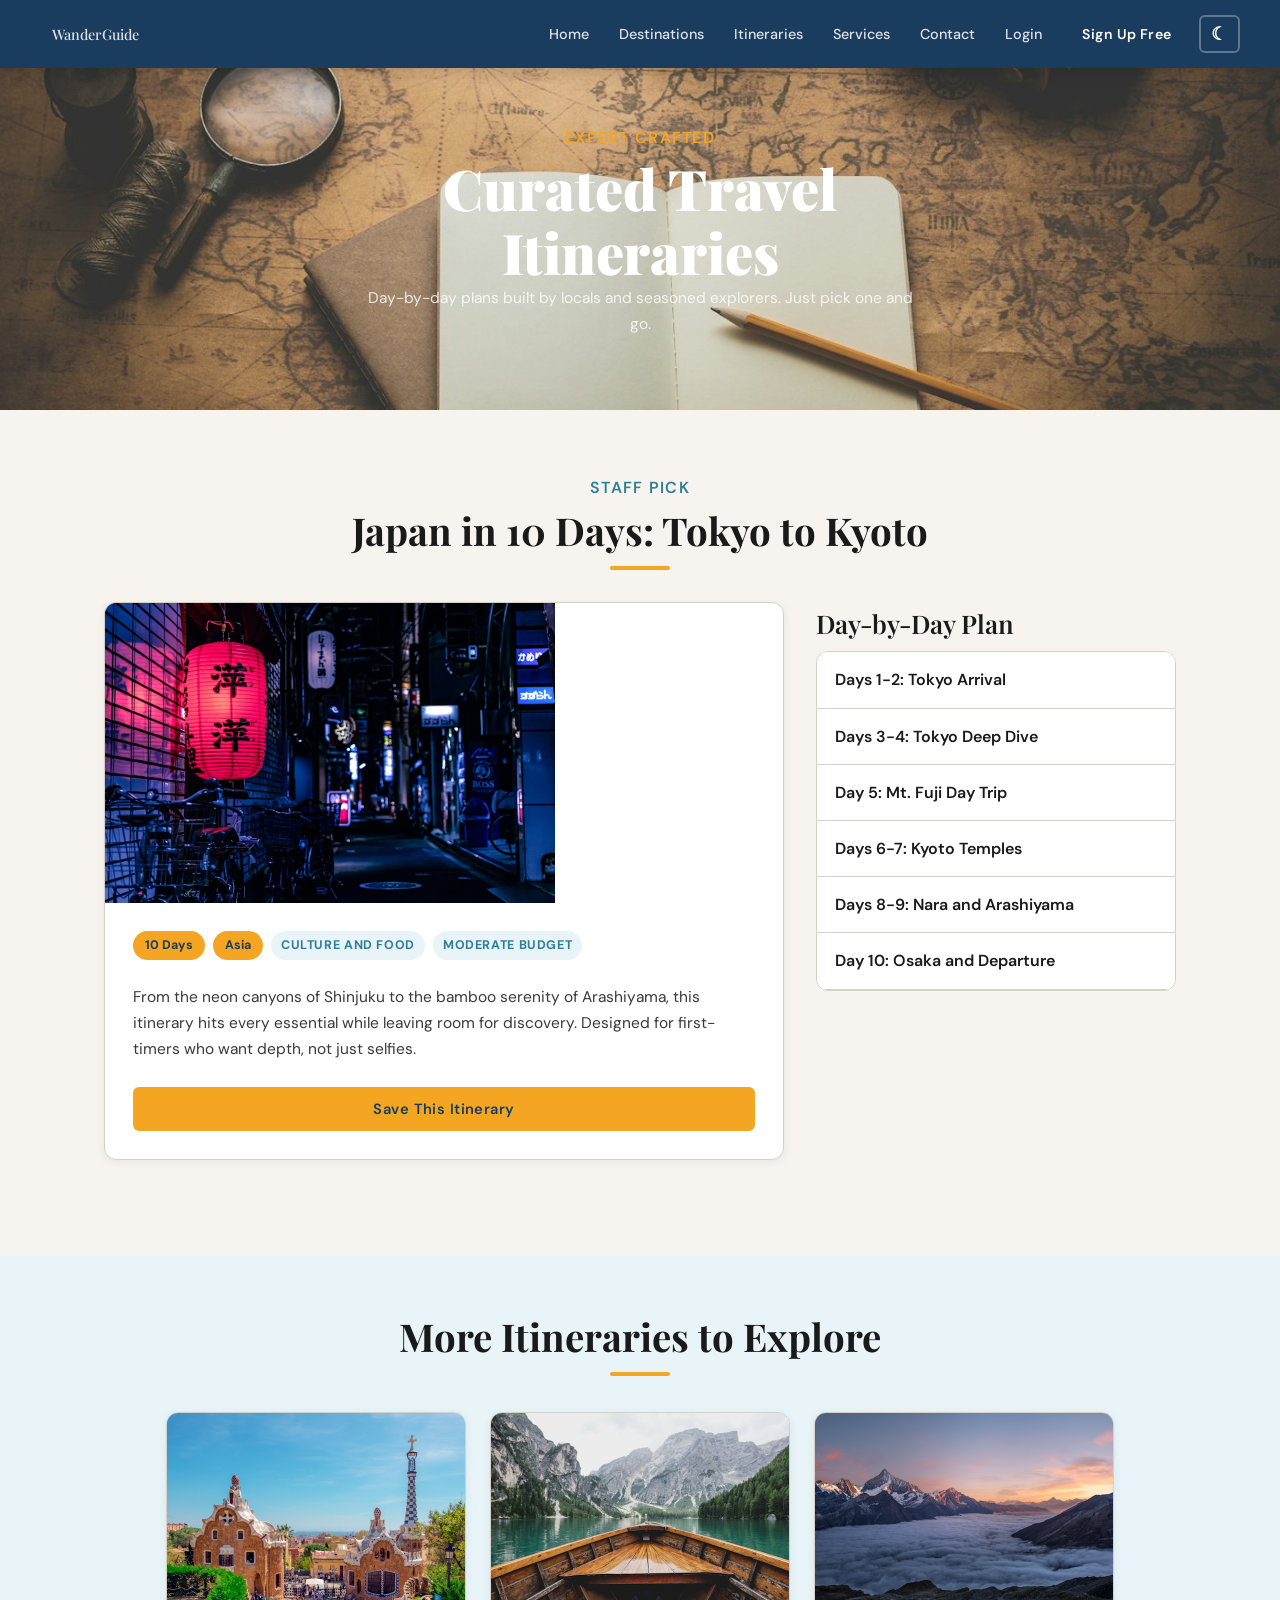
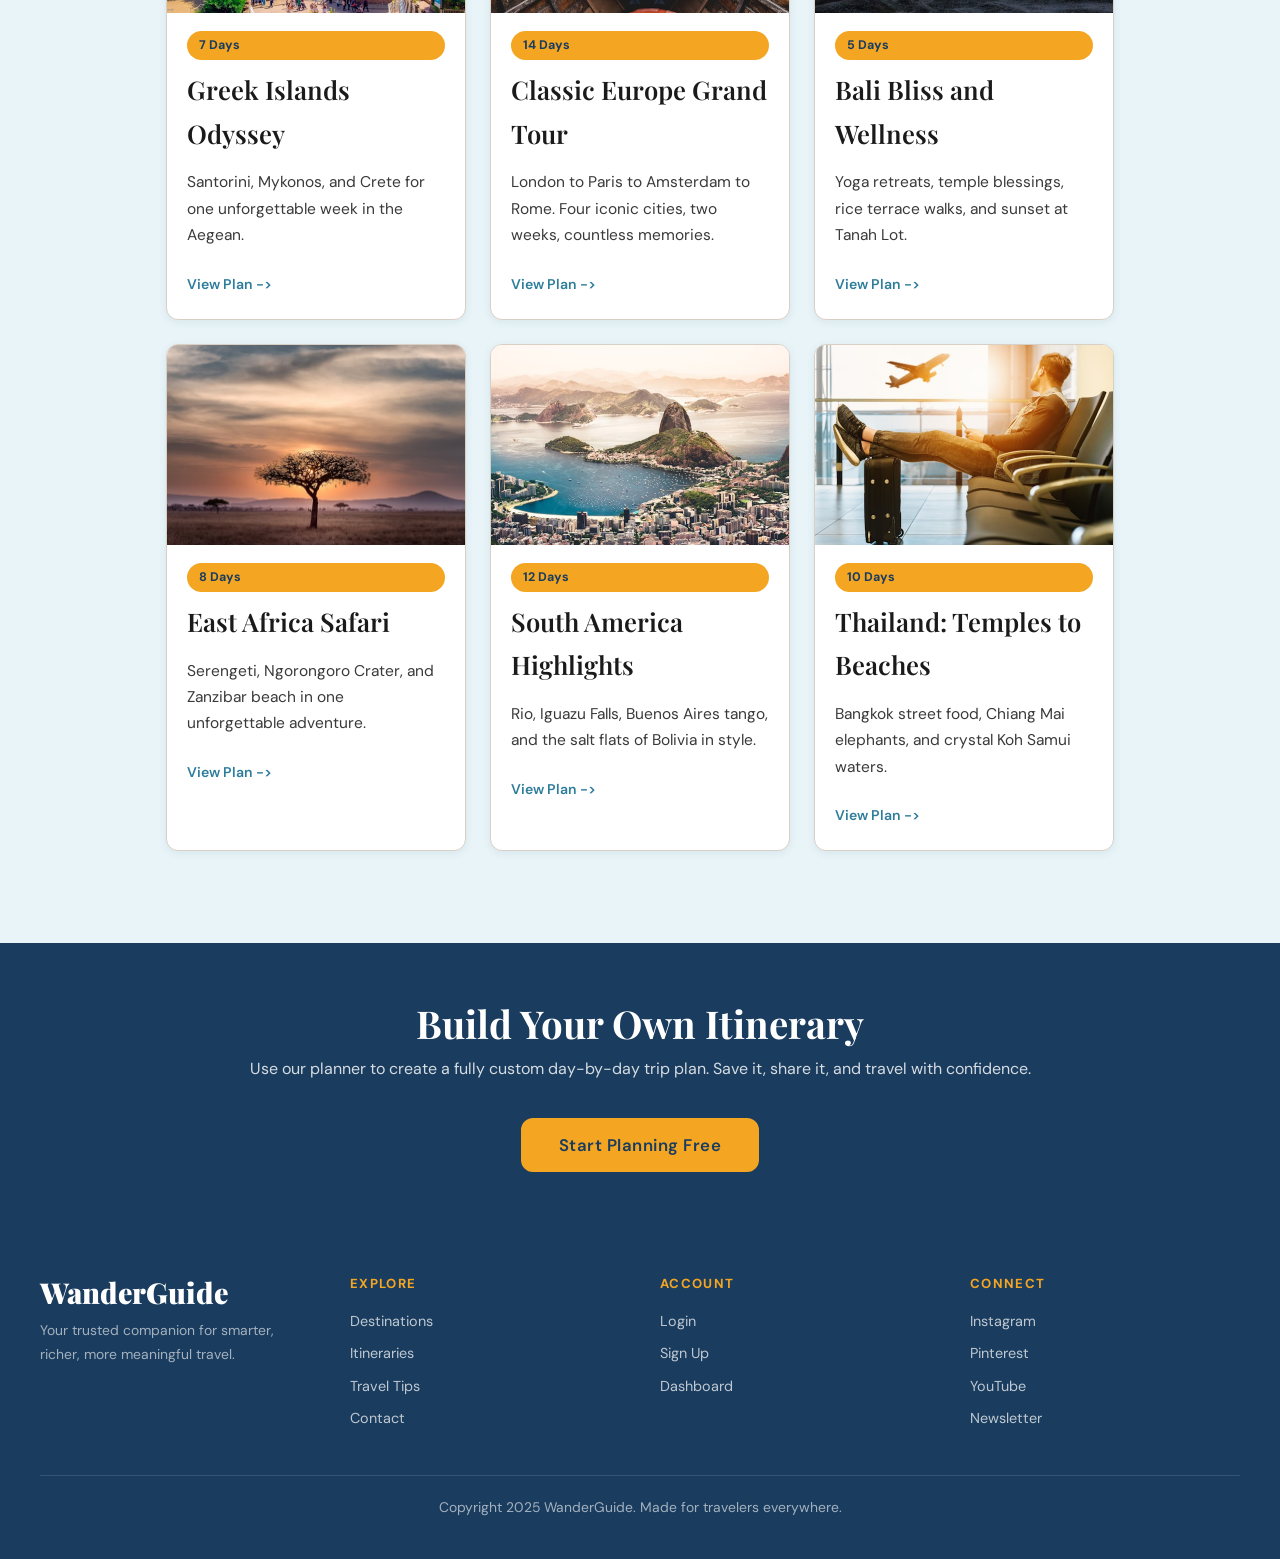
<file: TravelGuide/pages/itineraries.html>
<!DOCTYPE html>
<html lang="en">
<head>
  <meta charset="UTF-8">
  <meta name="viewport" content="width=device-width, initial-scale=1.0">
  <title>Itineraries - WanderGuide</title>
  <link rel="stylesheet" href="../cssFile/globalStyles.css">
</head>
<body class="page">
  <nav>
    <a href="../index.html">WanderGuide</a>
    <button class="menu-toggle" id="menuToggle" aria-expanded="false">
      <span></span><span></span><span></span>
    </button>
    <ul id="navMenu">
      <li><a href="../index.html">Home</a></li>
      <li><a href="destinations.html">Destinations</a></li>
      <li><a href="itineraries.html">Itineraries</a></li>
      <li><a href="services.html">Services</a></li>
      <li><a href="contact.html">Contact</a></li>
      <li><a href="login.html">Login</a></li>
      <li><button onclick="location.href='signup.html'">Sign Up Free</button></li>
      <li><button class="theme-toggle" id="themeToggle" onclick="toggleTheme()">Moon</button></li>
    </ul>
  </nav>

  <section class="page-hero">
    <img src="../sources/hero-itineraries.jpg" alt="Travel itinerary">
    <div class="hero-copy">
      <h4>Expert Crafted</h4>
      <h1>Curated Travel Itineraries</h1>
      <p>Day-by-day plans built by locals and seasoned explorers. Just pick one and go.</p>
    </div>
  </section>

  <section class="section">
    <h4 class="section-title">Staff Pick</h4>
    <h2 class="section-title">Japan in 10 Days: Tokyo to Kyoto</h2>
    <div class="divider"></div>

    <div class="spotlight-layout">
      <div class="spotlight-card">
        <img src="../sources/spotlight-kyoto.jpg" alt="Kyoto torii gates">
        <div class="card-body">
          <div class="pill-row">
            <span class="badge">10 Days</span>
            <span class="badge">Asia</span>
            <span class="tag">Culture and Food</span>
            <span class="tag">Moderate Budget</span>
          </div>
          <p>From the neon canyons of Shinjuku to the bamboo serenity of Arashiyama, this itinerary hits every essential while leaving room for discovery. Designed for first-timers who want depth, not just selfies.</p>
          <button class="btn-accent" onclick="showToast('Itinerary saved to your dashboard!')">Save This Itinerary</button>
        </div>
      </div>

      <div class="accordion-panel">
        <h3>Day-by-Day Plan</h3>
        <div class="accordion">
          <div class="accordion-header">Days 1-2: Tokyo Arrival</div>
          <div class="accordion-body"><p>Arrive at Narita or Haneda. Check in to Shinjuku. Explore Shibuya Crossing, Harajuku, and Meiji Shrine. Evening ramen in Shinjuku Golden Gai.</p></div>
          <div class="accordion-header">Days 3-4: Tokyo Deep Dive</div>
          <div class="accordion-body"><p>Senso-ji temple at dawn. TeamLab digital art. Akihabara electronics district. Tsukiji fish market breakfast. Tokyo Skytree at sunset.</p></div>
          <div class="accordion-header">Day 5: Mt. Fuji Day Trip</div>
          <div class="accordion-body"><p>Bullet train to Kawaguchiko. Walk the Fuji Five Lakes. Optional 5th-station hike. Return to Tokyo for farewell dinner.</p></div>
          <div class="accordion-header">Days 6-7: Kyoto Temples</div>
          <div class="accordion-body"><p>Shinkansen to Kyoto. Fushimi Inari at sunrise. Kinkaku-ji, the Golden Pavilion. Gion district at dusk.</p></div>
          <div class="accordion-header">Days 8-9: Nara and Arashiyama</div>
          <div class="accordion-body"><p>Feed the sacred deer of Nara. Visit Todai-ji. Walk the Arashiyama bamboo grove and join a tea ceremony workshop.</p></div>
          <div class="accordion-header">Day 10: Osaka and Departure</div>
          <div class="accordion-body"><p>Dotonbori street food, Osaka Castle, and your departure from Kansai Airport. Sayonara.</p></div>
        </div>
      </div>
    </div>
  </section>

  <section class="band-soft">
    <div class="wide-wrap">
      <h2 class="section-title">More Itineraries to Explore</h2>
      <div class="divider"></div>
      <div class="card-container">
        <div class="card reveal">
          <img src="../sources/dest-santorini.jpg" alt="Santorini">
          <div class="card-body">
            <span class="badge">7 Days</span>
            <h3>Greek Islands Odyssey</h3>
            <p>Santorini, Mykonos, and Crete for one unforgettable week in the Aegean.</p>
            <a href="#">View Plan -></a>
          </div>
        </div>
        <div class="card reveal">
          <img src="../sources/tips-budget.jpg" alt="Europe trip">
          <div class="card-body">
            <span class="badge">14 Days</span>
            <h3>Classic Europe Grand Tour</h3>
            <p>London to Paris to Amsterdam to Rome. Four iconic cities, two weeks, countless memories.</p>
            <a href="#">View Plan -></a>
          </div>
        </div>
        <div class="card reveal">
          <img src="../sources/dest-bali.jpg" alt="Bali">
          <div class="card-body">
            <span class="badge">5 Days</span>
            <h3>Bali Bliss and Wellness</h3>
            <p>Yoga retreats, temple blessings, rice terrace walks, and sunset at Tanah Lot.</p>
            <a href="#">View Plan -></a>
          </div>
        </div>
        <div class="card reveal">
          <img src="../sources/dest-serengeti.jpg" alt="Safari">
          <div class="card-body">
            <span class="badge">8 Days</span>
            <h3>East Africa Safari</h3>
            <p>Serengeti, Ngorongoro Crater, and Zanzibar beach in one unforgettable adventure.</p>
            <a href="#">View Plan -></a>
          </div>
        </div>
        <div class="card reveal">
          <img src="../sources/dest-rio.jpg" alt="South America">
          <div class="card-body">
            <span class="badge">12 Days</span>
            <h3>South America Highlights</h3>
            <p>Rio, Iguazu Falls, Buenos Aires tango, and the salt flats of Bolivia in style.</p>
            <a href="#">View Plan -></a>
          </div>
        </div>
        <div class="card reveal">
          <img src="../sources/tips-solo.jpg" alt="Thailand">
          <div class="card-body">
            <span class="badge">10 Days</span>
            <h3>Thailand: Temples to Beaches</h3>
            <p>Bangkok street food, Chiang Mai elephants, and crystal Koh Samui waters.</p>
            <a href="#">View Plan -></a>
          </div>
        </div>
      </div>
    </div>
  </section>

  <section class="band-dark">
    <h2 class="section-title">Build Your Own Itinerary</h2>
    <p class="section-subtitle">Use our planner to create a fully custom day-by-day trip plan. Save it, share it, and travel with confidence.</p>
    <div class="button-row">
      <button class="btn-accent btn-lg" onclick="location.href='signup.html'">Start Planning Free</button>
    </div>
  </section>

  <footer>
    <div class="footer-container">
      <div>
        <h1>WanderGuide</h1>
        <p>Your trusted companion for smarter, richer, more meaningful travel.</p>
      </div>
      <div>
        <h2>Explore</h2>
        <a href="destinations.html">Destinations</a>
        <a href="itineraries.html">Itineraries</a>
        <a href="services.html">Travel Tips</a>
        <a href="contact.html">Contact</a>
      </div>
      <div>
        <h2>Account</h2>
        <a href="login.html">Login</a>
        <a href="signup.html">Sign Up</a>
        <a href="dashboard.html">Dashboard</a>
      </div>
      <div>
        <h2>Connect</h2>
        <a href="#">Instagram</a>
        <a href="#">Pinterest</a>
        <a href="#">YouTube</a>
        <a href="#">Newsletter</a>
      </div>
    </div>
    <p class="footer-base">Copyright 2025 WanderGuide. Made for travelers everywhere.</p>
  </footer>

  <script src="../jsFile/jsFunctions.js"></script>
</body>
</html>
</file>
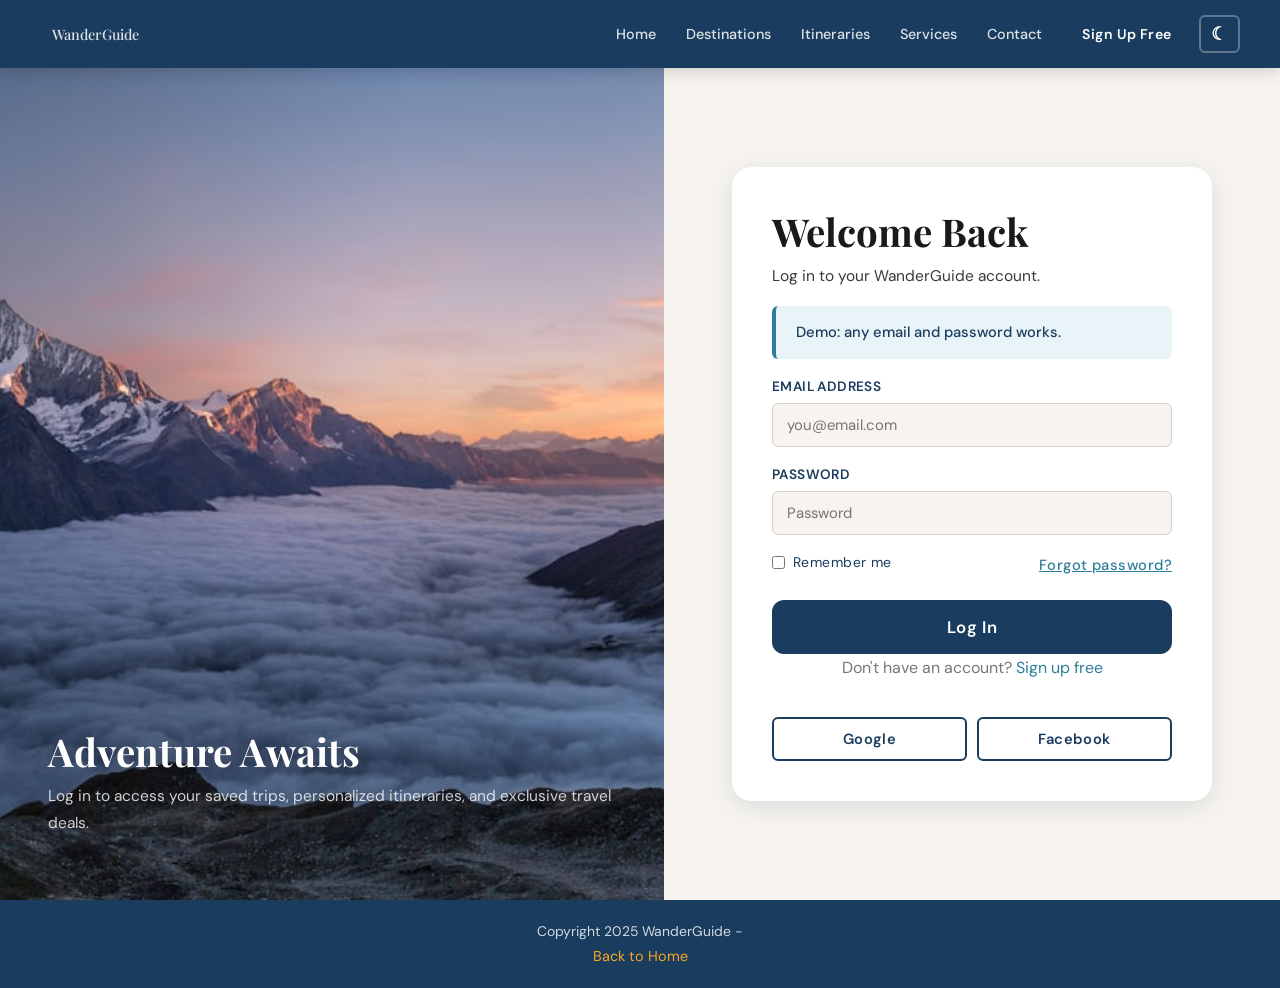
<file: TravelGuide/pages/login.html>
<!DOCTYPE html>
<html lang="en">
<head>
  <meta charset="UTF-8">
  <meta name="viewport" content="width=device-width, initial-scale=1.0">
  <title>Login - WanderGuide</title>
  <link rel="stylesheet" href="../cssFile/globalStyles.css">
</head>
<body class="page">
  <nav>
    <a href="../index.html">WanderGuide</a>
    <button class="menu-toggle" id="menuToggle" aria-label="Toggle menu" aria-expanded="false">
      <span></span><span></span><span></span>
    </button>
    <ul id="navMenu">
      <li><a href="../index.html">Home</a></li>
      <li><a href="destinations.html">Destinations</a></li>
      <li><a href="itineraries.html">Itineraries</a></li>
      <li><a href="services.html">Services</a></li>
      <li><a href="contact.html">Contact</a></li>
      <li><button onclick="location.href='signup.html'">Sign Up Free</button></li>
      <li><button class="theme-toggle" id="themeToggle" onclick="toggleTheme()">Moon</button></li>
    </ul>
  </nav>

  <main class="auth-layout">
    <div class="auth-media">
      <img src="../sources/hero-login.jpg" alt="Bali landscape">
      <div class="auth-copy">
        <h2>Adventure Awaits</h2>
        <p>Log in to access your saved trips, personalized itineraries, and exclusive travel deals.</p>
      </div>
    </div>

    <div class="auth-side">
      <div class="form-container">
        <h2>Welcome Back</h2>
        <p>Log in to your WanderGuide account.</p>

        <div class="alert">Demo: any email and password works.</div>

        <form id="loginForm">
          <div>
            <label for="loginEmail">Email Address</label>
            <input id="loginEmail" type="email" placeholder="you@email.com" required>
            <span class="field-error">Required field</span>
          </div>
          <div>
            <label for="loginPassword">Password</label>
            <input id="loginPassword" type="password" placeholder="Password" required>
            <span class="field-error">Required field</span>
          </div>
          <div class="auth-note">
            <label class="checkbox-row compact">
              <input type="checkbox">
              Remember me
            </label>
            <button type="button" class="link-button">Forgot password?</button>
          </div>
          <button type="submit" class="btn-lg full-button">Log In</button>
        </form>

        <p class="section-subtitle">Don't have an account? <a href="signup.html">Sign up free</a></p>

        <div class="social-row">
          <button class="btn-outline" onclick="showToast('Google login coming soon!')">Google</button>
          <button class="btn-outline" onclick="showToast('Facebook login coming soon!')">Facebook</button>
        </div>
      </div>
    </div>
  </main>

  <footer class="mini-footer">
    <p>Copyright 2025 WanderGuide - <a href="../index.html">Back to Home</a></p>
  </footer>

  <script src="../jsFile/jsFunctions.js"></script>
</body>
</html>
</file>
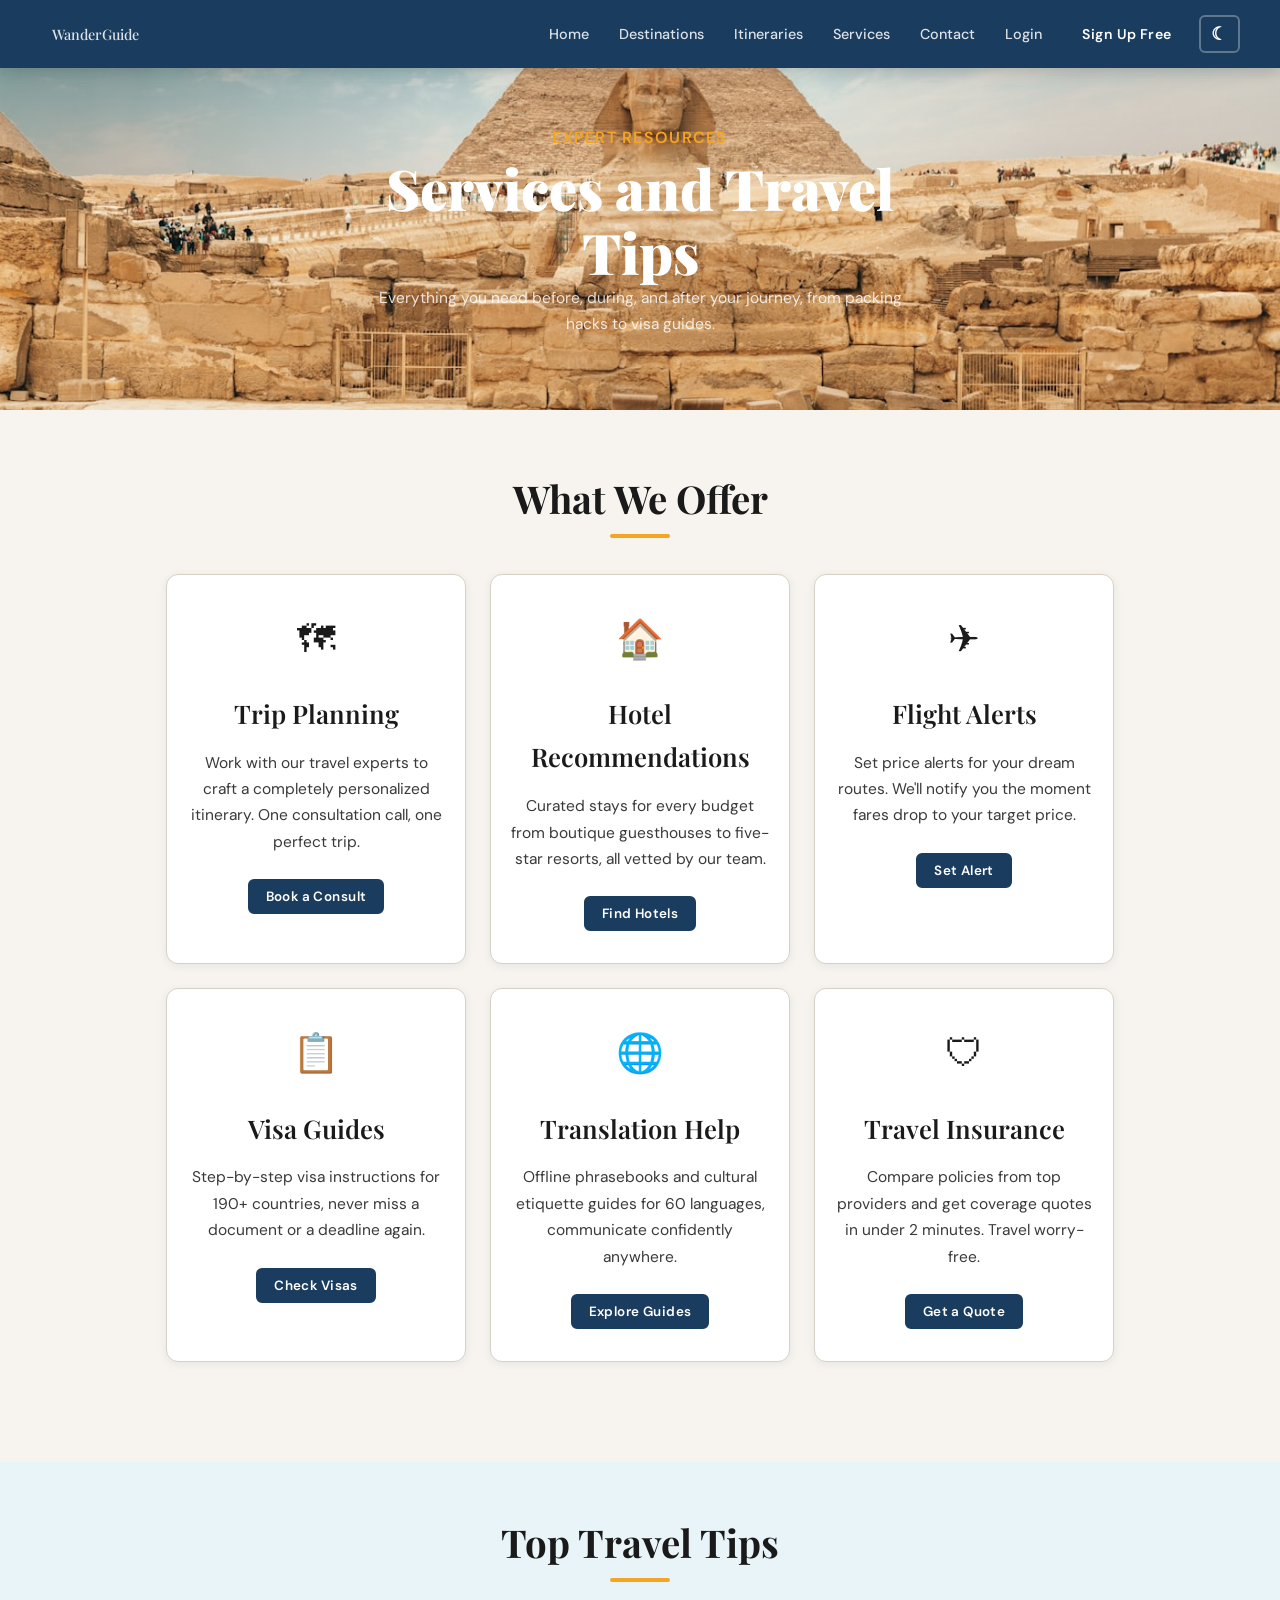
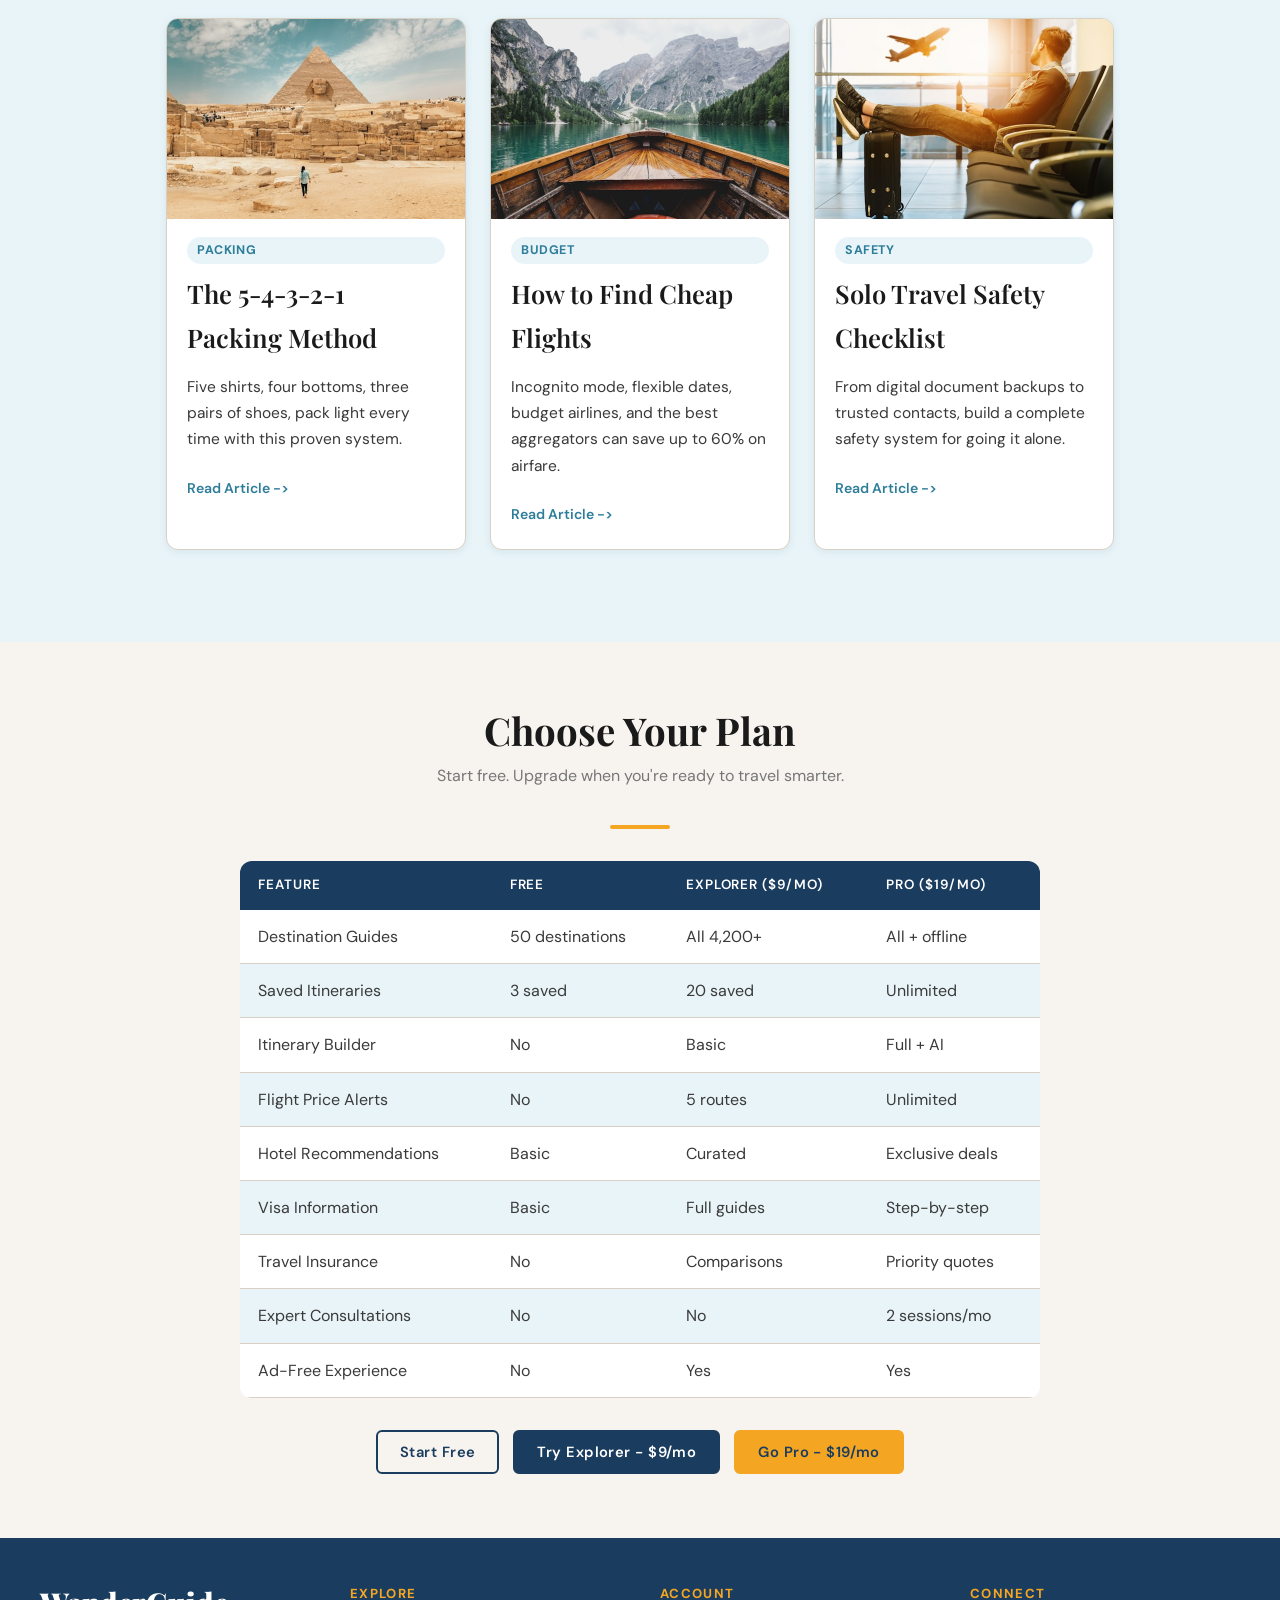
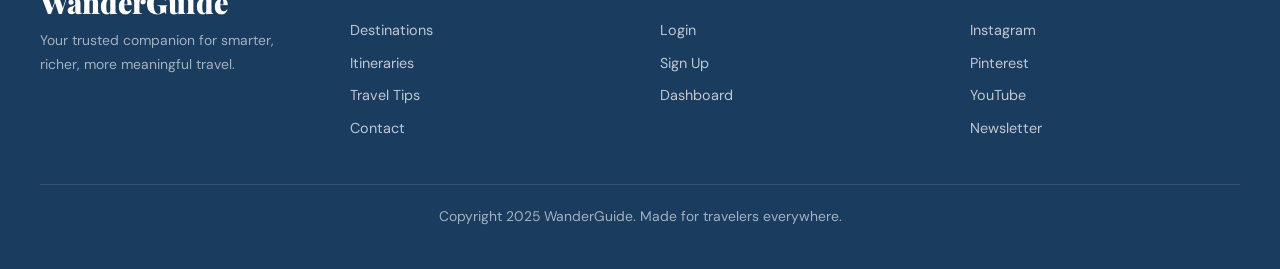
<file: TravelGuide/pages/services.html>
<!DOCTYPE html>
<html lang="en">
<head>
  <meta charset="UTF-8">
  <meta name="viewport" content="width=device-width, initial-scale=1.0">
  <title>Services and Travel Tips - WanderGuide</title>
  <link rel="stylesheet" href="../cssFile/globalStyles.css">
</head>
<body class="page">
  <nav>
    <a href="../index.html">WanderGuide</a>
    <button class="menu-toggle" id="menuToggle" aria-expanded="false">
      <span></span><span></span><span></span>
    </button>
    <ul id="navMenu">
      <li><a href="../index.html">Home</a></li>
      <li><a href="destinations.html">Destinations</a></li>
      <li><a href="itineraries.html">Itineraries</a></li>
      <li><a href="services.html">Services</a></li>
      <li><a href="contact.html">Contact</a></li>
      <li><a href="login.html">Login</a></li>
      <li><button onclick="location.href='signup.html'">Sign Up Free</button></li>
      <li><button class="theme-toggle" id="themeToggle" onclick="toggleTheme()">&#9789;</button></li>
    </ul>
  </nav>

  <section class="page-hero">
    <img src="../sources/hero-services.jpg" alt="Travel planning">
    <div class="hero-copy">
      <h4>Expert Resources</h4>
      <h1>Services and Travel Tips</h1>
      <p>Everything you need before, during, and after your journey, from packing hacks to visa guides.</p>
    </div>
  </section>

  <section class="section">
    <h2 class="section-title">What We Offer</h2>
    <div class="divider"></div>
    <div class="card-container services-grid">
      <div class="card reveal">
        <div class="card-body">
          <div class="service-icon">&#128506;</div>
          <h3>Trip Planning</h3>
          <p>Work with our travel experts to craft a completely personalized itinerary. One consultation call, one perfect trip.</p>
          <button class="btn-sm" onclick="location.href='contact.html'">Book a Consult</button>
        </div>
      </div>
      <div class="card reveal">
        <div class="card-body">
          <div class="service-icon">&#127968;</div>
          <h3>Hotel Recommendations</h3>
          <p>Curated stays for every budget from boutique guesthouses to five-star resorts, all vetted by our team.</p>
          <button class="btn-sm" onclick="showToast('Exploring hotels...')">Find Hotels</button>
        </div>
      </div>
      <div class="card reveal">
        <div class="card-body">
          <div class="service-icon">&#9992;</div>
          <h3>Flight Alerts</h3>
          <p>Set price alerts for your dream routes. We'll notify you the moment fares drop to your target price.</p>
          <button class="btn-sm" onclick="location.href='signup.html'">Set Alert</button>
        </div>
      </div>
      <div class="card reveal">
        <div class="card-body">
          <div class="service-icon">&#128203;</div>
          <h3>Visa Guides</h3>
          <p>Step-by-step visa instructions for 190+ countries, never miss a document or a deadline again.</p>
          <button class="btn-sm" onclick="showToast('Loading visa guides...')">Check Visas</button>
        </div>
      </div>
      <div class="card reveal">
        <div class="card-body">
          <div class="service-icon">&#127760;</div>
          <h3>Translation Help</h3>
          <p>Offline phrasebooks and cultural etiquette guides for 60 languages, communicate confidently anywhere.</p>
          <button class="btn-sm" onclick="showToast('Opening language guides...')">Explore Guides</button>
        </div>
      </div>
      <div class="card reveal">
        <div class="card-body">
          <div class="service-icon">&#128737;</div>
          <h3>Travel Insurance</h3>
          <p>Compare policies from top providers and get coverage quotes in under 2 minutes. Travel worry-free.</p>
          <button class="btn-sm" onclick="showToast('Comparing policies...')">Get a Quote</button>
        </div>
      </div>
    </div>
  </section>

  <section class="band-soft">
    <div class="tips-wrap">
      <h2 class="section-title">Top Travel Tips</h2>
      <div class="divider"></div>
      <div class="card-container">
        <div class="card reveal">
          <img src="../sources/tips-packing.jpg" alt="Packing">
          <div class="card-body">
            <span class="tag">Packing</span>
            <h3>The 5-4-3-2-1 Packing Method</h3>
            <p>Five shirts, four bottoms, three pairs of shoes, pack light every time with this proven system.</p>
            <a href="#">Read Article -></a>
          </div>
        </div>
        <div class="card reveal">
          <img src="../sources/tips-budget.jpg" alt="Budget">
          <div class="card-body">
            <span class="tag">Budget</span>
            <h3>How to Find Cheap Flights</h3>
            <p>Incognito mode, flexible dates, budget airlines, and the best aggregators can save up to 60% on airfare.</p>
            <a href="#">Read Article -></a>
          </div>
        </div>
        <div class="card reveal">
          <img src="../sources/tips-solo.jpg" alt="Safety">
          <div class="card-body">
            <span class="tag">Safety</span>
            <h3>Solo Travel Safety Checklist</h3>
            <p>From digital document backups to trusted contacts, build a complete safety system for going it alone.</p>
            <a href="#">Read Article -></a>
          </div>
        </div>
      </div>
    </div>
  </section>

  <section class="section">
    <h2 class="section-title">Choose Your Plan</h2>
    <p class="section-subtitle">Start free. Upgrade when you're ready to travel smarter.</p>
    <div class="divider"></div>
    <div class="table-container" style="max-width:800px;margin:0 auto;">
      <table style="min-width:400px;max-width:800px;">
        <thead>
          <tr>
            <th>Feature</th>
            <th>Free</th>
            <th>Explorer ($9/mo)</th>
            <th>Pro ($19/mo)</th>
          </tr>
        </thead>
        <tbody>
          <tr><td>Destination Guides</td><td>50 destinations</td><td>All 4,200+</td><td>All + offline</td></tr>
          <tr><td>Saved Itineraries</td><td>3 saved</td><td>20 saved</td><td>Unlimited</td></tr>
          <tr><td>Itinerary Builder</td><td>No</td><td>Basic</td><td>Full + AI</td></tr>
          <tr><td>Flight Price Alerts</td><td>No</td><td>5 routes</td><td>Unlimited</td></tr>
          <tr><td>Hotel Recommendations</td><td>Basic</td><td>Curated</td><td>Exclusive deals</td></tr>
          <tr><td>Visa Information</td><td>Basic</td><td>Full guides</td><td>Step-by-step</td></tr>
          <tr><td>Travel Insurance</td><td>No</td><td>Comparisons</td><td>Priority quotes</td></tr>
          <tr><td>Expert Consultations</td><td>No</td><td>No</td><td>2 sessions/mo</td></tr>
          <tr><td>Ad-Free Experience</td><td>No</td><td>Yes</td><td>Yes</td></tr>
        </tbody>
      </table>
    </div>
    <div class="button-row">
      <button class="btn-outline" onclick="location.href='signup.html'">Start Free</button>
      <button onclick="location.href='signup.html'">Try Explorer - $9/mo</button>
      <button class="btn-accent" onclick="location.href='signup.html'">Go Pro - $19/mo</button>
    </div>
  </section>

  <footer>
    <div class="footer-container">
      <div>
        <h1>WanderGuide</h1>
        <p>Your trusted companion for smarter, richer, more meaningful travel.</p>
      </div>
      <div>
        <h2>Explore</h2>
        <a href="destinations.html">Destinations</a>
        <a href="itineraries.html">Itineraries</a>
        <a href="services.html">Travel Tips</a>
        <a href="contact.html">Contact</a>
      </div>
      <div>
        <h2>Account</h2>
        <a href="login.html">Login</a>
        <a href="signup.html">Sign Up</a>
        <a href="dashboard.html">Dashboard</a>
      </div>
      <div>
        <h2>Connect</h2>
        <a href="#">Instagram</a>
        <a href="#">Pinterest</a>
        <a href="#">YouTube</a>
        <a href="#">Newsletter</a>
      </div>
    </div>
    <p class="footer-base">Copyright 2025 WanderGuide. Made for travelers everywhere.</p>
  </footer>

  <script src="../jsFile/jsFunctions.js"></script>
</body>
</html>
</file>
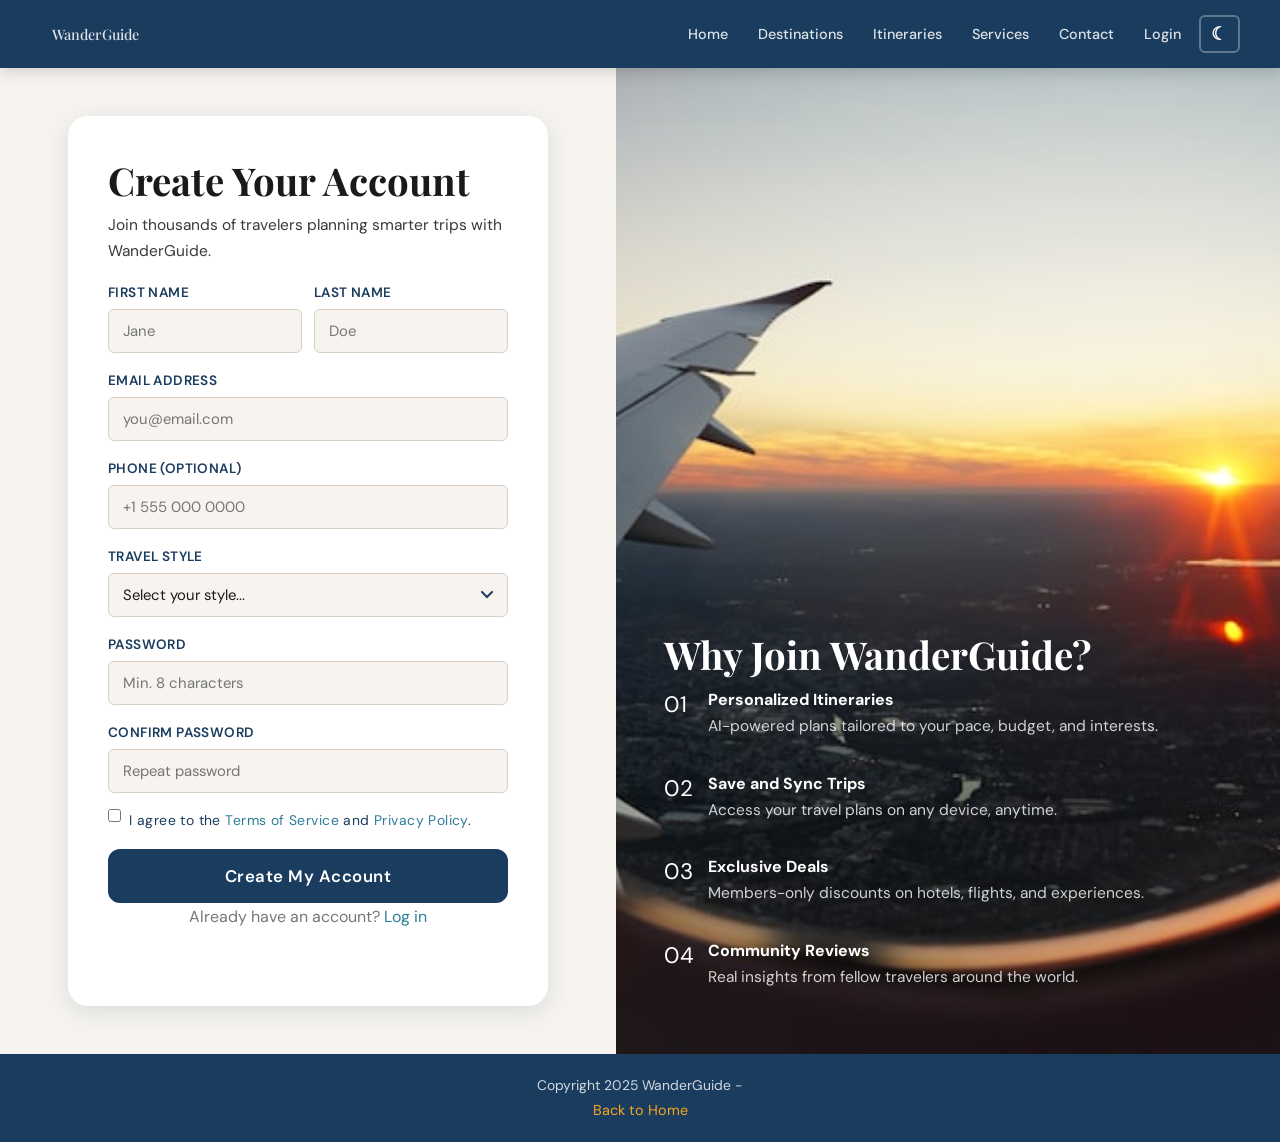
<file: TravelGuide/pages/signup.html>
<!DOCTYPE html>
<html lang="en">
<head>
  <meta charset="UTF-8">
  <meta name="viewport" content="width=device-width, initial-scale=1.0">
  <title>Sign Up - WanderGuide</title>
  <link rel="stylesheet" href="../cssFile/globalStyles.css">
</head>
<body class="page">
  <nav>
    <a href="../index.html">WanderGuide</a>
    <button class="menu-toggle" id="menuToggle" aria-expanded="false">
      <span></span><span></span><span></span>
    </button>
    <ul id="navMenu">
      <li><a href="../index.html">Home</a></li>
      <li><a href="destinations.html">Destinations</a></li>
      <li><a href="itineraries.html">Itineraries</a></li>
      <li><a href="services.html">Services</a></li>
      <li><a href="contact.html">Contact</a></li>
      <li><a href="login.html">Login</a></li>
      <li><button class="theme-toggle" id="themeToggle" onclick="toggleTheme()">Moon</button></li>
    </ul>
  </nav>

  <main class="auth-layout">
    <div class="auth-side">
      <div class="form-container">
        <h2>Create Your Account</h2>
        <p>Join thousands of travelers planning smarter trips with WanderGuide.</p>

        <form id="signupForm">
          <div class="inline-fields">
            <div>
              <label for="firstName">First Name</label>
              <input id="firstName" type="text" placeholder="Jane" required>
              <span class="field-error">Required</span>
            </div>
            <div>
              <label for="lastName">Last Name</label>
              <input id="lastName" type="text" placeholder="Doe" required>
              <span class="field-error">Required</span>
            </div>
          </div>
          <div>
            <label for="signupEmail">Email Address</label>
            <input id="signupEmail" type="email" placeholder="you@email.com" required>
            <span class="field-error">Required</span>
          </div>
          <div>
            <label for="signupPhone">Phone (optional)</label>
            <input id="signupPhone" type="tel" placeholder="+1 555 000 0000">
          </div>
          <div>
            <label for="travelStyle">Travel Style</label>
            <div class="select-container">
              <select id="travelStyle">
                <option value="">Select your style...</option>
                <option>Adventure and Outdoors</option>
                <option>Culture and History</option>
                <option>Luxury and Comfort</option>
                <option>Budget Backpacker</option>
                <option>Family Traveler</option>
                <option>Solo Explorer</option>
              </select>
            </div>
          </div>
          <div>
            <label for="signupPassword">Password</label>
            <input id="signupPassword" type="password" placeholder="Min. 8 characters" required>
            <span class="field-error">Required</span>
          </div>
          <div>
            <label for="signupPassword2">Confirm Password</label>
            <input id="signupPassword2" type="password" placeholder="Repeat password" required>
            <span class="field-error">Required</span>
          </div>
          <div>
            <label class="checkbox-row">
              <input type="checkbox" required>
              <span>I agree to the <a href="#">Terms of Service</a> and <a href="#">Privacy Policy</a>.</span>
            </label>
          </div>
          <button type="submit" class="btn-lg full-button">Create My Account</button>
        </form>

        <p class="section-subtitle">Already have an account? <a href="login.html">Log in</a></p>
      </div>
    </div>

    <div class="auth-media">
      <img src="../sources/hero-signup.jpg" alt="Travel map">
      <div class="auth-copy">
        <h2>Why Join WanderGuide?</h2>
        <div class="perks-list">
          <div class="perk-item">
            <div class="perk-mark">01</div>
            <div><strong>Personalized Itineraries</strong><p>AI-powered plans tailored to your pace, budget, and interests.</p></div>
          </div>
          <div class="perk-item">
            <div class="perk-mark">02</div>
            <div><strong>Save and Sync Trips</strong><p>Access your travel plans on any device, anytime.</p></div>
          </div>
          <div class="perk-item">
            <div class="perk-mark">03</div>
            <div><strong>Exclusive Deals</strong><p>Members-only discounts on hotels, flights, and experiences.</p></div>
          </div>
          <div class="perk-item">
            <div class="perk-mark">04</div>
            <div><strong>Community Reviews</strong><p>Real insights from fellow travelers around the world.</p></div>
          </div>
        </div>
      </div>
    </div>
  </main>

  <footer class="mini-footer">
    <p>Copyright 2025 WanderGuide - <a href="../index.html">Back to Home</a></p>
  </footer>

  <script src="../jsFile/jsFunctions.js"></script>
</body>
</html>
</file>
<file: TravelGuide/cssFile/globalStyles.css>
@import url('https://fonts.googleapis.com/css2?family=Playfair+Display:wght@400;600;700;900&family=DM+Sans:wght@300;400;500;600;700&display=swap');

:root {
  --brand-primary-color: #1a3c5e;
  --brand-secondary-color: #2e7d9a;
  --brand-third-color: #f4a623;
  --brand-fourth-color: #e8f4f8;
  --brand-accent-color: #e05c2a;
  --bg-main: #f7f4ef;
  --bg-card: #ffffff;
  --text-primary-color: #1a1a1a;
  --text-secondary-color: #3a3a3a;
  --text-muted-color: #777777;
  --text-focus-color: #1a3c5e;
  --border-muted-color: #d9d0c5;
  --radius-sm: 6px;
  --radius-md: 12px;
  --radius-lg: 20px;
  --shadow-sm: 0 2px 8px rgba(26, 60, 94, 0.08);
  --shadow-md: 0 6px 24px rgba(26, 60, 94, 0.13);
  --shadow-lg: 0 12px 40px rgba(26, 60, 94, 0.18);
  --transition: 0.3s ease;
}

[data-theme="dark"] {
  --bg-main: #0f1e2d;
  --bg-card: #172435;
  --text-primary-color: #f0ece4;
  --text-secondary-color: #c8c0b0;
  --text-muted-color: #8a8078;
  --text-focus-color: #f4a623;
  --border-muted-color: #2a3a4a;
}

*,
*::before,
*::after {
  box-sizing: border-box;
  margin: 0;
  padding: 0;
}

body {
  font-family: 'DM Sans', sans-serif;
  background: var(--bg-main);
  color: var(--text-primary-color);
  line-height: 1.7;
  font-size: 16px;
  transition: background var(--transition), color var(--transition);
}

img {
  display: block;
  max-width: 100%;
}

ul {
  list-style: none;
}

a {
  color: var(--brand-secondary-color);
  text-decoration: none;
  transition: color var(--transition);
}

a:hover {
  color: var(--brand-third-color);
}

h1,
h2,
h3 {
  font-family: 'Playfair Display', serif;
  color: var(--text-primary-color);
}

h1 {
  font-size: clamp(2rem, 5vw, 3.5rem);
  font-weight: 900;
  line-height: 1.15;
}

h2 {
  font-size: clamp(1.5rem, 3.5vw, 2.4rem);
  font-weight: 700;
  line-height: 1.25;
  margin-bottom: 0.5rem;
}

h3 {
  font-size: clamp(1.1rem, 2.5vw, 1.6rem);
  font-weight: 600;
  margin-bottom: 0.4rem;
}

h4 {
  font-size: 1rem;
  font-weight: 600;
  text-transform: uppercase;
  letter-spacing: 0.08em;
  color: var(--brand-secondary-color);
  margin-bottom: 0.3rem;
}

p {
  color: var(--text-secondary-color);
  margin-bottom: 1rem;
  font-size: 0.97rem;
}

body.page {
  min-height: 100vh;
  display: flex;
  flex-direction: column;
}

button {
  font-family: 'DM Sans', sans-serif;
  font-size: 0.92rem;
  font-weight: 600;
  padding: 10px 22px;
  border: 2px solid var(--brand-primary-color);
  border-radius: var(--radius-sm);
  background: var(--brand-primary-color);
  color: #fff;
  cursor: pointer;
  letter-spacing: 0.03em;
  transition: background var(--transition), border-color var(--transition), color var(--transition), transform 0.15s, box-shadow var(--transition);
  display: inline-flex;
  align-items: center;
  justify-content: center;
  gap: 6px;
}

button:hover {
  background: var(--brand-secondary-color);
  border-color: var(--brand-secondary-color);
  transform: translateY(-2px);
  box-shadow: var(--shadow-sm);
}

.btn-outline {
  background: transparent;
  color: var(--brand-primary-color);
}

.btn-outline:hover {
  background: var(--brand-primary-color);
  color: #fff;
}

.btn-accent {
  background: var(--brand-third-color);
  border-color: var(--brand-third-color);
  color: var(--brand-primary-color);
}

.btn-accent:hover {
  background: var(--brand-accent-color);
  border-color: var(--brand-accent-color);
  color: #fff;
}

.btn-sm {
  padding: 7px 16px;
  font-size: 0.84rem;
}

.btn-lg {
  padding: 14px 36px;
  font-size: 1.05rem;
  border-radius: var(--radius-md);
}

.btn-tiny {
  padding: 4px 10px;
  font-size: 0.76rem;
}

.full-button {
  width: 100%;
  justify-content: center;
}

.link-button {
  background: none;
  border: none;
  color: var(--brand-secondary-color);
  padding: 0;
  font-weight: 500;
  text-decoration: underline;
}

.link-button:hover {
  background: none;
  border-color: transparent;
  color: var(--brand-third-color);
  transform: none;
  box-shadow: none;
}

nav {
  display: flex;
  align-items: center;
  justify-content: space-between;
  padding: 0 40px;
  min-height: 68px;
  background: var(--brand-primary-color);
  position: sticky;
  top: 0;
  z-index: 999;
  box-shadow: 0 2px 16px rgba(0, 0, 0, 0.18);
}

nav > a {
  font-family: 'Playfair Display', serif;
  font-size: 1.5rem;
  font-weight: 900;
  color: #fff;
  white-space: nowrap;
}

nav > a:hover {
  color: var(--brand-third-color);
}

nav ul {
  display: flex;
  align-items: center;
  gap: 6px;
}

nav li {
  position: relative;
}

nav a {
  color: rgba(255, 255, 255, 0.85);
  font-size: 0.9rem;
  font-weight: 500;
  padding: 6px 12px;
  border-radius: var(--radius-sm);
}

nav a:hover {
  color: #fff;
  background: rgba(255, 255, 255, 0.12);
}

nav li > button {
  padding: 8px 20px;
  font-size: 0.88rem;
}

nav li > .theme-toggle {
  background: transparent;
  border-color: rgba(255, 255, 255, 0.3);
  font-size: 1.1rem;
  padding: 6px 10px;
  color: #fff;
}

nav li > .theme-toggle:hover {
  background: rgba(255, 255, 255, 0.12);
  border-color: rgba(255, 255, 255, 0.45);
  color: #fff;
}

.dropdown-menu {
  display: none;
  position: absolute;
  top: calc(100% + 8px);
  left: 0;
  min-width: 180px;
  padding: 6px 0;
  background: var(--bg-card);
  border: 1px solid var(--border-muted-color);
  border-radius: var(--radius-md);
  box-shadow: var(--shadow-md);
}

.dropdown:hover .dropdown-menu {
  display: flex;
  flex-direction: column;
}

.dropdown-menu a {
  color: var(--text-primary-color);
  padding: 9px 18px;
  border-radius: 0;
}

.dropdown-menu a:hover {
  background: var(--brand-fourth-color);
  color: var(--brand-primary-color);
}

.menu-toggle {
  display: none;
  flex-direction: column;
  justify-content: center;
  gap: 5px;
  width: 36px;
  height: 36px;
  padding: 4px;
  background: none;
  border: none;
  box-shadow: none;
}

.menu-toggle:hover {
  background: none;
  border-color: transparent;
  transform: none;
  box-shadow: none;
}

.menu-toggle span {
  width: 100%;
  height: 2px;
  background: #fff;
  border-radius: 2px;
}

.section {
  width: min(1200px, calc(100% - 80px));
  margin: 0 auto;
  padding: 64px 0;
}

.band-soft,
.band-dark {
  padding: 56px 40px;
}

.band-soft {
  background: var(--brand-fourth-color);
}

.band-dark {
  background: var(--brand-primary-color);
}

.section-title,
.section-subtitle {
  text-align: center;
}

.section-subtitle {
  color: var(--text-muted-color);
  font-size: 1rem;
  margin-bottom: 36px;
}

.divider {
  width: 60px;
  height: 4px;
  margin: 12px auto 32px;
  border-radius: 4px;
  background: var(--brand-third-color);
}

.hero {
  position: relative;
  min-height: 88vh;
  display: flex;
  align-items: center;
  justify-content: center;
  overflow: hidden;
  background: var(--brand-primary-color);
}

.hero-bg,
.page-hero img {
  position: absolute;
  inset: 0;
  width: 100%;
  height: 100%;
  object-fit: cover;
}

.hero-bg {
  opacity: 0.4;
}

.hero-content,
.page-hero .hero-copy {
  position: relative;
  z-index: 1;
  text-align: center;
}

.hero-content {
  max-width: 780px;
  padding: 40px 24px;
}

.hero-content h1,
.page-hero h1,
.band-dark h2 {
  color: #fff;
}

.hero-content p,
.page-hero p,
.band-dark p {
  color: rgba(255, 255, 255, 0.82);
}

.page-hero {
  position: relative;
  overflow: hidden;
  background: var(--brand-primary-color);
  padding: 56px 40px;
  text-align: center;
}

.page-hero::before,
.auth-media::before {
  content: "";
  position: absolute;
  inset: 0;
  background: linear-gradient(to top, rgba(26, 60, 94, 0.85) 0%, rgba(26, 60, 94, 0.2) 60%);
}

.page-hero::before {
  opacity: 0.8;
}

.page-hero .hero-copy {
  max-width: 560px;
  margin: 0 auto;
}

.page-hero h4 {
  color: var(--brand-third-color);
}

.search-bar,
.subscribe-form {
  display: flex;
  align-items: center;
  overflow: hidden;
  background: #fff;
  box-shadow: var(--shadow-lg);
}

.search-bar {
  max-width: 600px;
  margin: 0 auto;
  border-radius: var(--radius-lg);
}

.subscribe-form {
  max-width: 460px;
  margin: 0 auto;
  border-radius: var(--radius-sm);
}

.search-bar input,
.subscribe-form input {
  flex: 1;
  border: none;
  border-radius: 0;
  background: transparent;
}

.search-bar input:focus,
.subscribe-form input:focus {
  border: none;
  box-shadow: none;
}

.search-bar button,
.subscribe-form button {
  border-radius: 0;
  white-space: nowrap;
}

.search-bar button {
  padding: 16px 28px;
}

.stats-strip {
  background: var(--brand-primary-color);
  padding: 28px 40px;
}

.stats-grid {
  display: flex;
  flex-wrap: wrap;
  justify-content: center;
  gap: 48px;
  width: min(900px, 100%);
  margin: 0 auto;
}

.stat-item {
  text-align: center;
}

.stat-item strong {
  display: block;
  font-family: 'Playfair Display', serif;
  font-size: 2.4rem;
  font-weight: 900;
  color: var(--brand-third-color);
}

.stat-item span {
  color: rgba(255, 255, 255, 0.75);
  font-size: 0.88rem;
}

.filter-row,
.button-row,
.feature-grid,
.trip-grid,
.card-container,
.stat-grid,
.dashboard-grid,
.contact-grid {
  display: flex;
  flex-wrap: wrap;
}

.filter-row {
  justify-content: center;
  gap: 10px;
  margin-bottom: 32px;
}

.filter-row.compact {
  align-items: center;
  margin-bottom: 0;
}

.filter-label {
  font-size: 0.87rem;
  font-weight: 600;
  color: var(--text-muted-color);
}

.filter-btn {
  padding: 7px 16px;
  font-size: 0.84rem;
  background: transparent;
  color: var(--brand-primary-color);
}

.filter-btn.active {
  background: var(--brand-primary-color);
  border-color: var(--brand-primary-color);
  color: #fff;
}

.button-row {
  justify-content: center;
  gap: 14px;
  margin-top: 32px;
}

.feature-grid {
  justify-content: center;
  gap: 32px;
  margin-top: 16px;
}

.feature-item {
  flex: 1;
  min-width: 200px;
  max-width: 240px;
  text-align: center;
}

.feature-icon {
  width: 64px;
  height: 64px;
  margin: 0 auto 16px;
  border-radius: 50%;
  display: flex;
  align-items: center;
  justify-content: center;
  font-size: 1.6rem;
  color: #fff;
  background: var(--brand-primary-color);
}

.feature-item:nth-child(2) .feature-icon {
  background: var(--brand-secondary-color);
}

.feature-item:nth-child(3) .feature-icon {
  background: var(--brand-third-color);
  color: var(--brand-primary-color);
}

.card-container {
  justify-content: center;
  gap: 24px;
  margin: 36px 12px;
  padding: 0 12px;
}

.card {
  width: 300px;
  display: flex;
  flex-direction: column;
  background: var(--bg-card);
  border: 1px solid var(--border-muted-color);
  border-radius: var(--radius-md);
  overflow: hidden;
  box-shadow: var(--shadow-sm);
  transition: transform var(--transition), box-shadow var(--transition);
}

.card:hover {
  transform: translateY(-6px);
  box-shadow: var(--shadow-lg);
}

.card img {
  width: 100%;
  height: 200px;
  object-fit: cover;
}

.card-body {
  flex: 1;
  display: flex;
  flex-direction: column;
  gap: 8px;
  padding: 18px 20px 22px;
}

.card-body a {
  display: inline-flex;
  align-items: center;
  gap: 4px;
  font-size: 0.88rem;
  font-weight: 600;
}

.card-top,
.card-bottom,
.price-line,
.contact-line,
.inline-fields,
.split-line,
.social-row,
.perks-list,
.perk-item,
.checkbox-row,
.auth-note,
.trip-actions,
.quick-actions {
  display: flex;
}

.card-top,
.card-bottom,
.split-line {
  align-items: center;
  justify-content: space-between;
}

.card-bottom {
  margin-top: auto;
}

.price-line {
  font-size: 0.88rem;
  font-weight: 700;
  color: var(--brand-third-color);
}

.tag,
.badge {
  display: inline-flex;
  align-items: center;
  border-radius: 20px;
  font-size: 0.78rem;
  font-weight: 700;
}

.tag {
  padding: 3px 10px;
  background: var(--brand-fourth-color);
  color: var(--brand-secondary-color);
  text-transform: uppercase;
  letter-spacing: 0.05em;
}

.badge {
  gap: 4px;
  padding: 4px 12px;
  background: var(--brand-third-color);
  color: var(--brand-primary-color);
}

.tag-warm {
  background: #fff3cd;
  color: #856404;
}

.stars {
  color: var(--brand-third-color);
  letter-spacing: 2px;
}

.table-container {
  width: 100%;
  overflow-x: auto;
  margin-top: 20px;
  border-radius: var(--radius-md);
}

table {
  width: 100%;
  border-collapse: collapse;
  background: var(--bg-card);
  box-shadow: var(--shadow-sm);
}

thead {
  background: var(--brand-primary-color);
}

th,
td {
  padding: 13px 18px;
  text-align: left;
}

th {
  color: #fff;
  font-size: 0.84rem;
  font-weight: 600;
  text-transform: uppercase;
  letter-spacing: 0.07em;
  white-space: nowrap;
}

td {
  color: var(--text-secondary-color);
  border-bottom: 1px solid var(--border-muted-color);
  white-space: nowrap;
}

tbody tr:nth-child(even) {
  background: var(--brand-fourth-color);
}

tbody tr:nth-child(odd) {
  background: var(--bg-card);
}

tbody tr:hover {
  background: rgba(46, 125, 154, 0.12);
}

.table-row-selected {
  background: rgba(244, 166, 35, 0.15) !important;
  outline: 2px solid var(--brand-third-color);
}

label {
  display: block;
  margin-bottom: 5px;
  font-size: 0.85rem;
  font-weight: 600;
  color: var(--text-focus-color);
  text-transform: uppercase;
  letter-spacing: 0.03em;
}

input,
select,
textarea {
  width: 100%;
  padding: 11px 14px;
  font-family: 'DM Sans', sans-serif;
  font-size: 0.93rem;
  color: var(--text-primary-color);
  background: var(--bg-main);
  border: 1.5px solid var(--border-muted-color);
  border-radius: var(--radius-sm);
  transition: border-color var(--transition), box-shadow var(--transition);
}

input:focus,
select:focus,
textarea:focus {
  outline: none;
  border-color: var(--brand-third-color);
  box-shadow: 0 0 0 3px rgba(244, 166, 35, 0.18);
  background: var(--bg-card);
}

select {
  appearance: none;
  background-image: url("data:image/svg+xml,%3Csvg xmlns='http://www.w3.org/2000/svg' width='12' height='8' viewBox='0 0 12 8'%3E%3Cpath d='M1 1l5 5 5-5' stroke='%231A3C5E' stroke-width='2' fill='none' stroke-linecap='round'/%3E%3C/svg%3E");
  background-repeat: no-repeat;
  background-position: right 14px center;
}

textarea {
  resize: vertical;
  min-height: 110px;
}

.select-container {
  position: relative;
}

.form-container {
  width: 100%;
  max-width: 480px;
  margin: 0 auto;
  padding: 40px;
  background: var(--bg-card);
  border-radius: var(--radius-lg);
  box-shadow: var(--shadow-md);
}

form > div {
  margin-bottom: 16px;
}

.inline-fields {
  gap: 12px;
}

.inline-fields > div {
  flex: 1;
}

.field-error {
  display: none;
  margin-top: 3px;
  font-size: 0.8rem;
  color: var(--brand-accent-color);
}

.checkbox-row {
  align-items: flex-start;
  gap: 8px;
  text-transform: none;
  font-size: 0.87rem;
  font-weight: 400;
  cursor: pointer;
}

.checkbox-row input {
  width: auto;
  margin: 0;
}

.checkbox-row.compact {
  align-items: center;
}

.alert {
  margin-bottom: 16px;
  padding: 14px 20px;
  border-left: 4px solid var(--brand-secondary-color);
  border-radius: var(--radius-sm);
  background: var(--brand-fourth-color);
  color: var(--text-focus-color);
  font-size: 0.92rem;
  font-weight: 500;
}

.contact-grid,
.dashboard-grid {
  gap: 28px;
  align-items: flex-start;
}

.contact-grid {
  gap: 48px;
  justify-content: center;
}

.contact-side {
  flex: 1;
  min-width: 260px;
  max-width: 320px;
  display: flex;
  flex-direction: column;
  gap: 20px;
}

.contact-card,
.quick-panel,
.spotlight-card,
.stat-box {
  background: var(--bg-card);
  border: 1px solid var(--border-muted-color);
  border-radius: var(--radius-md);
  box-shadow: var(--shadow-sm);
}

.contact-card {
  width: 100%;
}

.contact-mark {
  font-size: 1.8rem;
  margin-bottom: 8px;
}

.contact-line {
  flex-direction: column;
}

.message-form {
  flex: 2;
  max-width: 560px;
}

.faq-wrap,
.tips-wrap,
.plans-wrap,
.compare-wrap,
.wide-wrap {
  width: min(1100px, 100%);
  margin: 0 auto;
}

.plans-wrap,
.faq-wrap {
  max-width: 900px;
}

.page-main,
.dashboard-main,
.auth-layout {
  flex: 1;
}

.auth-layout {
  min-height: calc(100vh - 68px);
  display: flex;
}

.auth-side,
.auth-media {
  flex: 1;
}

.auth-side {
  display: flex;
  align-items: center;
  justify-content: center;
  padding: 48px 24px;
  background: var(--bg-main);
}

.auth-media {
  position: relative;
  min-height: 400px;
  display: flex;
  align-items: flex-end;
  padding: 48px;
  overflow: hidden;
}

.auth-media img,
.auth-copy {
  position: relative;
  z-index: 1;
}

.auth-media img {
  position: absolute;
  inset: 0;
  width: 100%;
  height: 100%;
  object-fit: cover;
  z-index: 0;
}

.auth-copy {
  color: #fff;
}

.auth-copy h2,
.auth-copy strong {
  color: #fff;
}

.auth-copy p {
  color: rgba(255, 255, 255, 0.8);
}

.auth-note {
  align-items: center;
  justify-content: space-between;
  margin-bottom: 20px;
}

.auth-divider {
  position: relative;
  text-align: center;
  color: var(--text-muted-color);
  font-size: 0.82rem;
}

.auth-divider::before {
  content: "";
  position: absolute;
  top: 50%;
  left: 0;
  right: 0;
  height: 1px;
  background: var(--border-muted-color);
}

.auth-divider span {
  position: relative;
  z-index: 1;
  padding: 0 12px;
  background: var(--bg-card);
}

.social-row {
  gap: 10px;
}

.social-row button {
  flex: 1;
}

.perks-list {
  flex-direction: column;
  gap: 14px;
}

.perk-item {
  align-items: flex-start;
  gap: 12px;
}

.perk-mark {
  min-width: 32px;
  font-size: 1.4rem;
}

.mini-footer {
  padding: 20px 40px;
  text-align: center;
  background: var(--brand-primary-color);
}

.mini-footer p,
.mini-footer a {
  margin: 0;
  color: rgba(255, 255, 255, 0.8);
}

.mini-footer a {
  color: var(--brand-third-color);
}

.dashboard-main {
  width: min(1200px, calc(100% - 80px));
  margin: 0 auto;
  padding: 36px 0;
}

.welcome-banner {
  position: relative;
  overflow: hidden;
  margin-bottom: 32px;
  padding: 32px 36px;
  border-radius: var(--radius-lg);
  background: linear-gradient(135deg, var(--brand-primary-color), var(--brand-secondary-color));
}

.welcome-banner img {
  opacity: 0.12;
}

.welcome-banner .split-line {
  position: relative;
  z-index: 1;
  flex-wrap: wrap;
  gap: 20px;
}

.welcome-banner h4 {
  color: var(--brand-third-color);
}

.welcome-banner h2,
.welcome-banner p {
  color: #fff;
}

.stat-grid {
  gap: 20px;
  justify-content: center;
  margin-bottom: 32px;
}

.stat-box {
  flex: 1;
  min-width: 160px;
  max-width: 220px;
  padding: 24px 28px;
  text-align: center;
}

.stat-box strong {
  display: block;
  font-family: 'Playfair Display', serif;
  font-size: 2rem;
  font-weight: 900;
}

.stat-box span {
  color: var(--text-muted-color);
  font-size: 0.87rem;
}

.stat-box:nth-child(1) strong { color: var(--brand-primary-color); }
.stat-box:nth-child(2) strong { color: var(--brand-secondary-color); }
.stat-box:nth-child(3) strong { color: var(--brand-third-color); }
.stat-box:nth-child(4) strong { color: var(--brand-accent-color); }

.trip-panel {
  flex: 2;
  min-width: 280px;
}

.quick-panel {
  flex: 1;
  min-width: 220px;
  padding: 24px;
}

.quick-actions {
  flex-direction: column;
  gap: 10px;
}

.quick-actions button {
  width: 100%;
  justify-content: flex-start;
  gap: 10px;
}

.quick-actions .alt-button {
  background: var(--brand-secondary-color);
  border-color: var(--brand-secondary-color);
}

.saved-grid {
  justify-content: center;
  margin: 0 0 32px;
}

.saved-card {
  width: 220px;
}

.saved-card img {
  height: 140px;
}

.saved-card .card-body {
  padding: 14px 16px;
}

.saved-card h3 {
  font-size: 1rem;
}

.saved-card .stars {
  font-size: 0.8rem;
}

.saved-card button {
  margin-top: 8px;
}

.service-card .card-body {
  align-items: center;
  text-align: center;
  padding: 32px 20px;
}

.services-grid .card-body {
  align-items: center;
  text-align: center;
  padding: 32px 20px;
}

.service-icon {
  font-size: 2.4rem;
  margin-bottom: 12px;
}

.spotlight-layout {
  display: flex;
  flex-wrap: wrap;
  gap: 32px;
  justify-content: center;
  margin-bottom: 32px;
}

.spotlight-card {
  flex: 2;
  min-width: 280px;
  max-width: 680px;
  overflow: hidden;
}

.spotlight-card img {
  height: 300px;
}

.spotlight-card .card-body {
  padding: 28px;
}

.pill-row {
  display: flex;
  flex-wrap: wrap;
  gap: 8px;
  margin-bottom: 16px;
}

.accordion-panel {
  flex: 1;
  min-width: 260px;
  max-width: 360px;
}

.accordion {
  overflow: hidden;
  border: 1px solid var(--border-muted-color);
  border-radius: var(--radius-md);
}

.accordion-header {
  padding: 14px 18px;
  background: var(--bg-card);
  border-bottom: 1px solid var(--border-muted-color);
  font-weight: 600;
  cursor: pointer;
  user-select: none;
}

.accordion-header:last-of-type {
  border-bottom: none;
}

.accordion-header.active {
  color: var(--brand-third-color);
}

.accordion-body {
  max-height: 0;
  overflow: hidden;
  background: var(--bg-main);
  transition: max-height 0.4s ease;
}

.accordion-body p {
  padding: 12px 18px 16px;
  margin: 0;
}

.reveal {
  opacity: 0;
  transform: translateY(28px);
  transition: opacity 0.6s ease, transform 0.6s ease;
}

.revealed {
  opacity: 1;
  transform: none;
}

footer {
  margin-top: auto;
  padding: 48px 40px 24px;
  background: var(--brand-primary-color);
  color: rgba(255, 255, 255, 0.8);
}

.footer-container {
  display: flex;
  flex-wrap: wrap;
  justify-content: space-between;
  gap: 40px;
  width: min(1200px, 100%);
  margin: 0 auto 36px;
}

.footer-container > div {
  flex: 1;
  min-width: 180px;
}

footer h1 {
  font-size: 1.8rem;
  color: #fff;
  margin-bottom: 10px;
}

footer h2 {
  font-family: 'DM Sans', sans-serif;
  font-size: 0.82rem;
  font-weight: 700;
  margin-bottom: 16px;
  color: var(--brand-third-color);
  text-transform: uppercase;
  letter-spacing: 0.1em;
}

footer p {
  color: rgba(255, 255, 255, 0.6);
  font-size: 0.87rem;
}

footer a {
  display: block;
  margin-bottom: 8px;
  color: rgba(255, 255, 255, 0.72);
  font-size: 0.9rem;
}

.footer-base {
  padding-top: 20px;
  text-align: center;
  border-top: 1px solid rgba(255, 255, 255, 0.12);
}

#wg-toast {
  position: fixed;
  right: 24px;
  bottom: 24px;
  z-index: 9999;
  max-width: 320px;
  padding: 14px 22px;
  border-radius: 10px;
  color: #fff;
  font-size: 0.92rem;
  font-weight: 600;
  box-shadow: 0 4px 20px rgba(0, 0, 0, 0.18);
  opacity: 0;
  transform: translateY(12px);
  transition: all 0.35s ease;
}

@media (max-width: 1024px) {
  .section,
  .dashboard-main {
    width: min(100%, calc(100% - 48px));
  }
}

@media (max-width: 768px) {
  nav {
    padding: 0 20px;
    flex-wrap: wrap;
  }

  .menu-toggle {
    display: flex;
  }

  nav ul {
    display: none;
    flex-direction: column;
    align-items: flex-start;
    width: 100%;
    padding: 12px 0 16px;
  }

  nav ul.open {
    display: flex;
  }

  nav li,
  nav li a,
  nav li button {
    width: 100%;
  }

  .dropdown:hover .dropdown-menu {
    display: none;
  }

  .dropdown-menu {
    position: static;
    margin-top: 4px;
    background: rgba(255, 255, 255, 0.08);
    border: none;
    box-shadow: none;
  }

  .dropdown-menu a {
    color: rgba(255, 255, 255, 0.8);
  }

  .hero-content h1 {
    font-size: 2rem;
  }

  .section,
  .dashboard-main {
    width: min(100%, calc(100% - 28px));
    padding-top: 48px;
    padding-bottom: 48px;
  }

  .band-soft,
  .band-dark,
  .page-hero,
  footer,
  .stats-strip,
  .mini-footer {
    padding-left: 20px;
    padding-right: 20px;
  }

  .card {
    width: min(340px, 100%);
  }

  .form-container {
    padding: 28px 20px;
  }

  .auth-media {
    display: none;
  }

  .auth-layout {
    flex-direction: column;
  }
}

@media (max-width: 480px) {
  .search-bar,
  .subscribe-form {
    flex-direction: column;
    border-radius: var(--radius-md);
  }

  .search-bar button,
  .subscribe-form button {
    width: 100%;
  }

  .inline-fields,
  .social-row,
  .auth-note {
    flex-direction: column;
  }

  .stats-grid {
    gap: 28px;
  }
}
</file>
